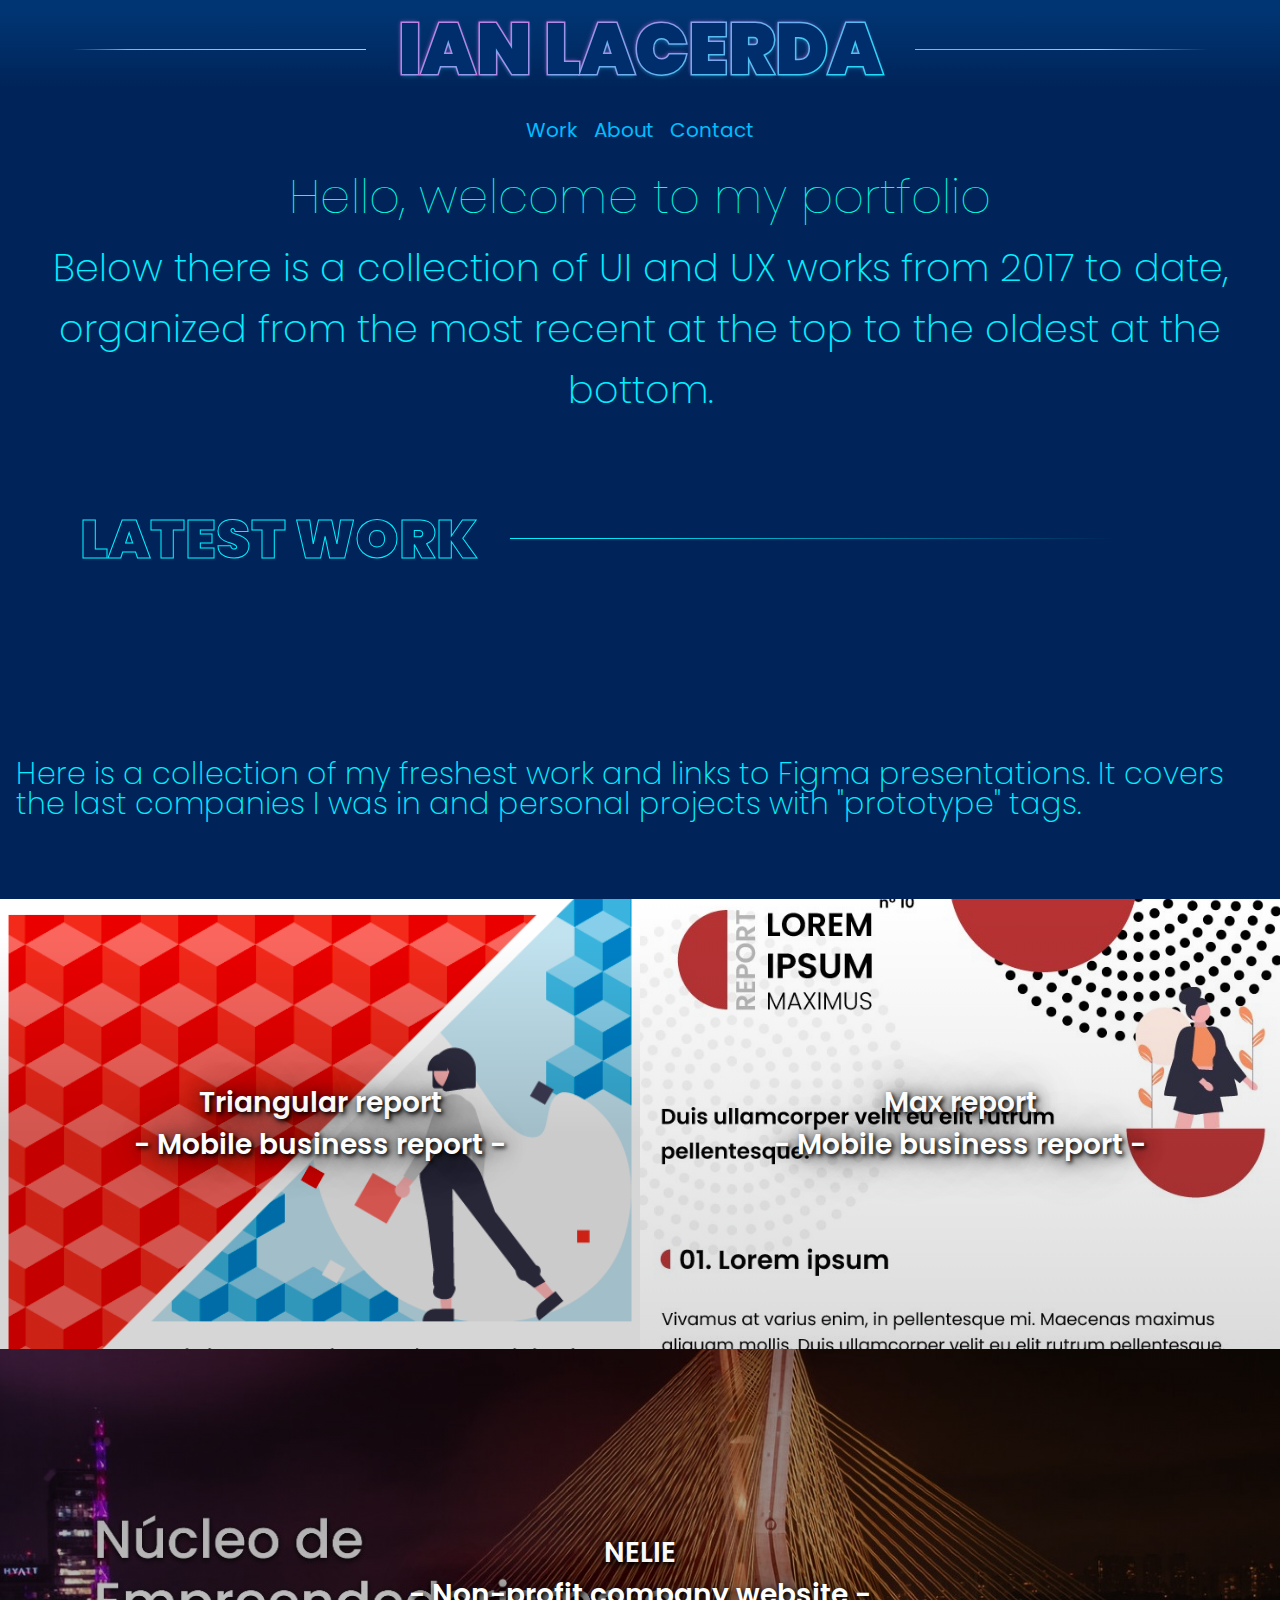
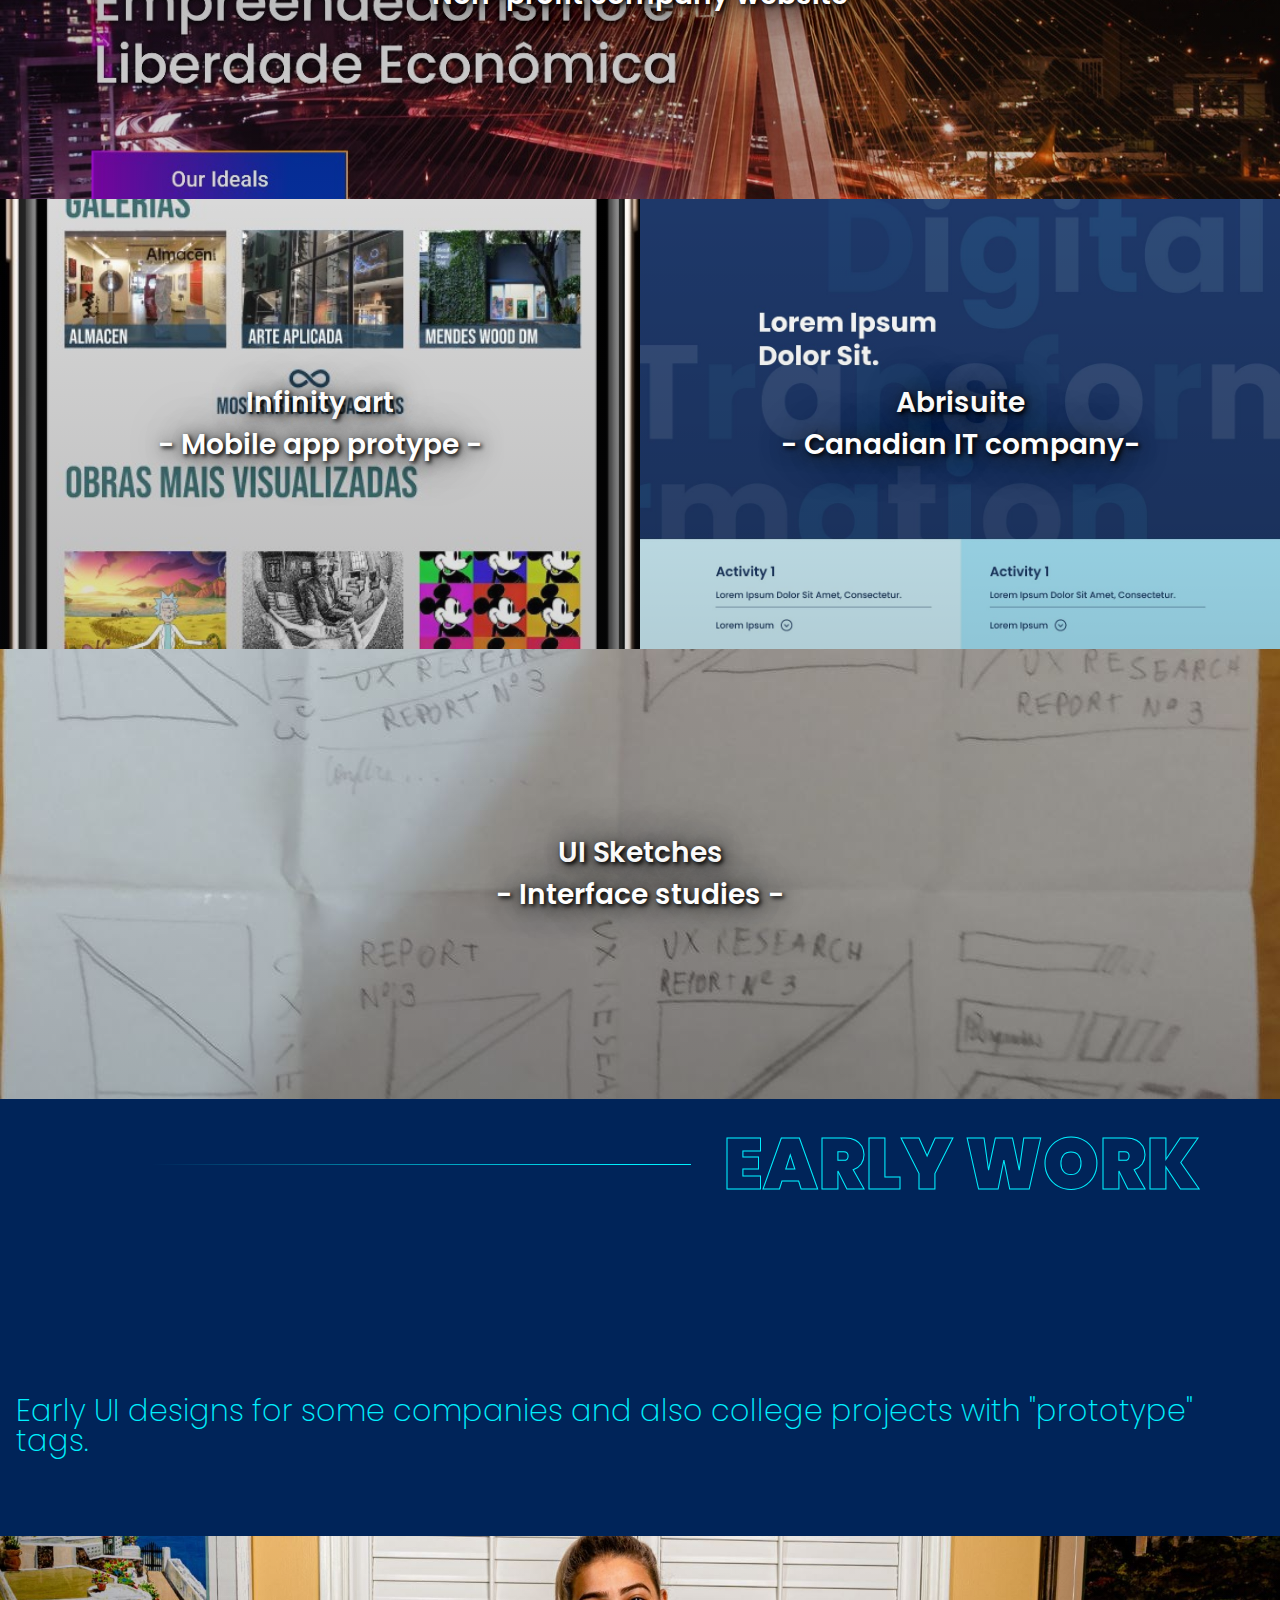
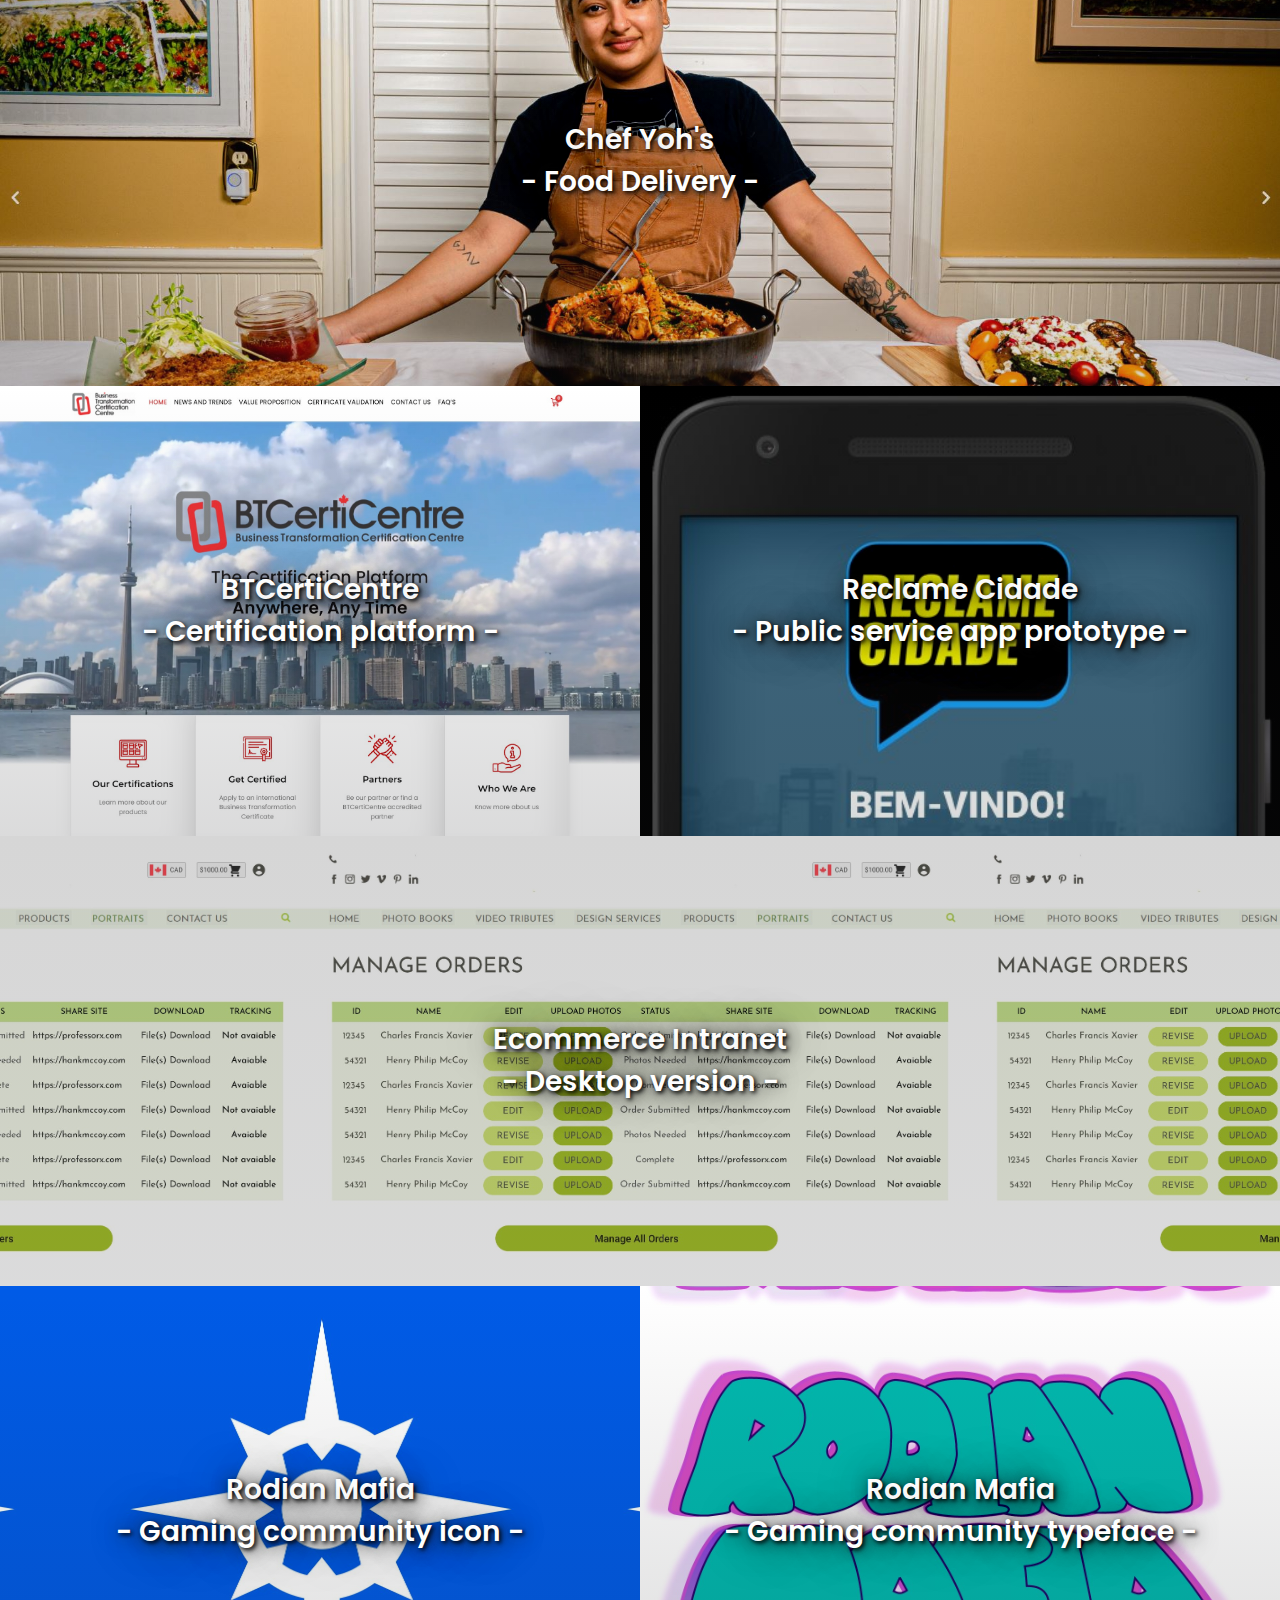
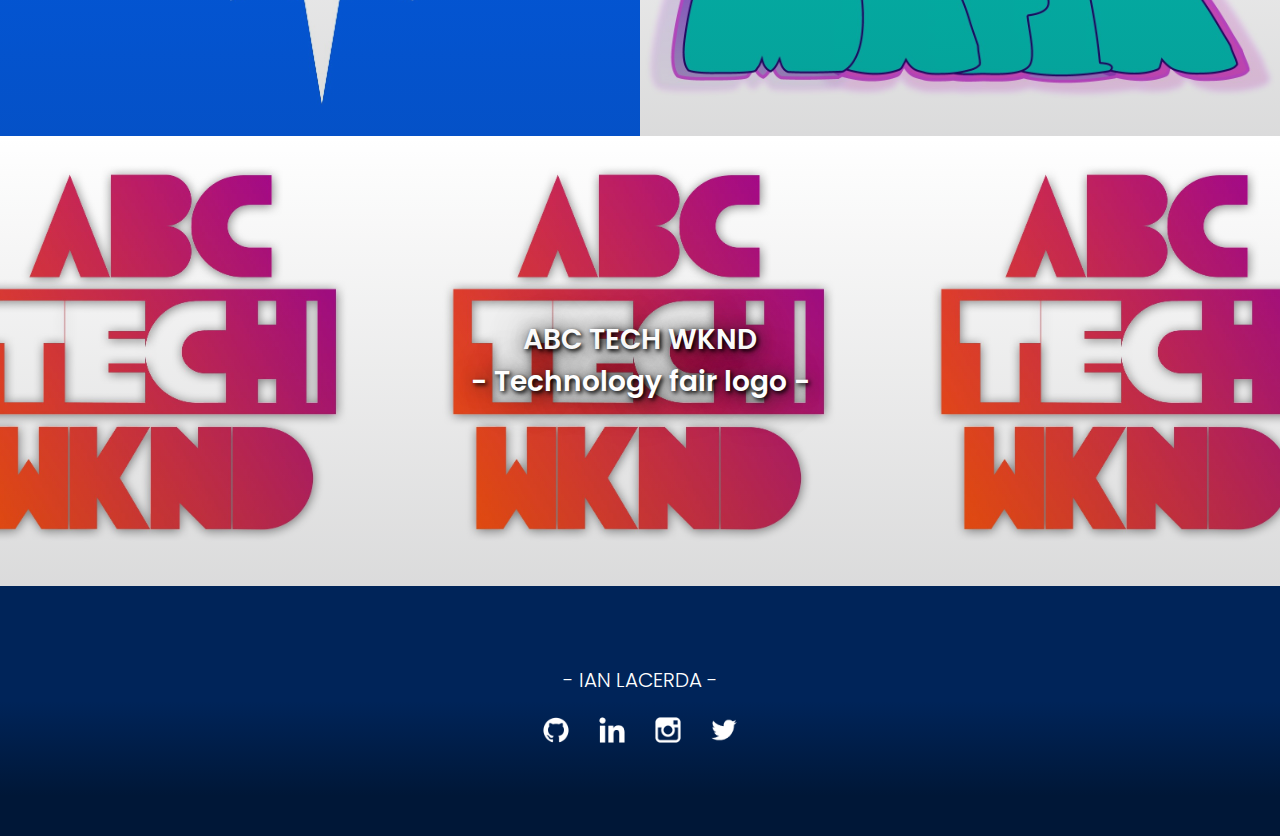
<file: index.html>
<!DOCTYPE html>
<html>

<head>
  <meta charset="utf-8">
  <meta name="viewport" content="width=device-width,initial-scale=1">
  <meta name="generator" content="RSD 5.0.3521">
  <title>Ian Lacerda - Portfolio</title>
  <link rel="stylesheet" href="css/foundation.min.css">
  <link rel="stylesheet" href="css/wireframe-theme.min.css">
  <script>document.createElement( "picture" );</script>
  <script class="picturefill" async="async" src="js/picturefill.min.js"></script>
  <link rel="stylesheet" href="css/main.css">
  <link rel="stylesheet" href="https://fonts.googleapis.com/css?family=Bowlby+One%7CPoppins:100,200,200i,300,300i,400,600,900">
  <style>
  
  
    .head-10 {
        /*background: linear-gradient(270deg, #00D1FF 53.92%, #0066FF 100%);
        -webkit-background-clip: text;
        -webkit-text-stroke: 4px transparent;
        text-fill-color: transparent;
        color: #002459;*/
        position: relative;
        -ms-flex-order: 0;
        float: none;
        display: flex;
        clear: none;
        -moz-box-sizing: border-box;
        box-sizing: border-box;
        vertical-align: baseline;
        -webkit-box-flex: 1;
        -webkit-flex: 1 0;
        -moz-box-flex: 1;
        -ms-flex: 1 0;
        flex: 1 0;
        order: 0;
        flex-direction: row;
        align-items: center;
            /*previous styles*/
      background: linear-gradient(300deg, #00f0ff 64%, hsl(302deg 70% 66%) 80%);
      text-shadow: 0px 2px 4px rgb(0 240 255 / 32%), 0px 0px 2px rgb(0 240 255 / 64%), -1px -1px 4px hsl(302deg 70% 66% / 64%);
      background-size: 200% 200%;
      -webkit-background-clip: text;
      -webkit-text-stroke: 3px transparent;
       
        
    }
    
    .head-10:after {
        content: "";
        display: flex;
        flex: 1;
        height: 1px;
        background: linear-gradient(270deg, rgba(10,10,10, 0) 16%, hsl(302deg 70% 80%) 48%, #00f0ff 72%);
        margin-left: 2rem;
    }
    .head-10:before {
      content: "";
      height: 1px;
      display: flex;
      flex: 1;
      margin-right: 2rem;
      background: linear-gradient(90deg, rgba(10,10,10, 0) 16%, #00f0ff 32%, hsl(302deg 70% 80%) 94%);
  }
  </style>
  <style>
  a.link-text.menu-item {
      font-size: 20px;
  }
  </style>
  <style>
    @media screen and (min-width: 64rem)
    .container.big-quote-wrapper {
        background-color: #002459;
    }
  </style>
  <style>
  .head-2 {
      position: relative;
      margin-left: 4rem;
      -ms-flex-order: 0;
      float: none;
      display: flex;
      clear: none;
      -moz-box-sizing: border-box;
      box-sizing: border-box;
      color: #fff;
      vertical-align: baseline;
      font-family: 'Poppins', sans-serif;
      -webkit-box-flex: 1;
      -webkit-flex: 1 0;
      -moz-box-flex: 1;
      -ms-flex: 1 0;
      flex: 1 0;
      -webkit-text-stroke-color: #000;
      -webkit-text-stroke-width: 2px;
      -webkit-align-self: auto;
      -ms-flex-item-align: auto;
      align-self: auto;
      justify-self: auto;
      -webkit-box-ordinal-group: 1;
      -webkit-order: 0;
      -moz-box-ordinal-group: 1;
      order: 0;
      flex-direction: row;
      align-items: center;
  }
  
  .head-2:after {
      content: "";
      display: flex;
      flex: 1;
      height: 1px;
      /*background-color: #00f0ff;*/
      background: linear-gradient(to right, #00f0ff 10%, rgba(0, 0, 0, 0) 80%);
      margin-left: 2rem;
  }
  </style>
  <style>
  .head-4 {
      position: relative;
      -ms-flex-order: 0;
      float: none;
      display: flex;
      clear: none;
      -moz-box-sizing: border-box;
      margin-right: 4rem;
      box-sizing: border-box;
      color: #fff;
      vertical-align: baseline;
      text-transform: uppercase;
      -webkit-box-flex: 1;
      -webkit-flex: 1 0;
      -moz-box-flex: 1;
      -ms-flex: 1 0;
      flex: 1 0;
      -webkit-text-stroke-color: #000;
      -webkit-text-stroke-width: 2px;
      -webkit-align-self: auto;
      -ms-flex-item-align: auto;
      align-self: auto;
      justify-self: auto;
      -webkit-box-ordinal-group: 1;
      -webkit-order: 0;
      -moz-box-ordinal-group: 1;
      order: 0;
      flex-direction: row-reverse;
      align-items: center;
  }
  
  .head-4:after {
      content: "";
      display: flex;
      flex: 1;
      height: 1px;
      background: linear-gradient(to left, #00f0ff 10%, rgba(0, 0, 0, 0) 80%);
      margin-right: 2rem;
  }
  
  </style>
</head>

<body class="body-2 no-js">
  <div class="container header">
    <div class="container menu-bar">
      <h1 class="head-10">IAN LACERDA</h1><a class="glyph menu-toggler" href="#" data-toggle="menu"><i class="coffeecup-icons-menu3"></i></a>
    </div>
    <div class="container menu-wrapper" id="menu" data-toggler="show-menu">
      <a class="link-text menu-item" href="index.html">Work</a>
      <a class="link-text menu-item" href="about%20me.html">About</a>
      <a class="link-text menu-item" href="contact.html">Contact</a>
    </div>
  </div>
  <div class="container big-quote-wrapper">
    <h1 class="big-text-name-project">Hello, welcome to my portfolio</h1>
    <p class="paragraph about-me">Below there is a collection of UI and UX works from 2017 to date, organized from the most recent at the top to the oldest at the bottom.</p>
    <div class="container container-20">
      <h1 class="head-2">LATEST WORK</h1>
    </div>
    <h1 class="heading-1">Here is a collection of my freshest work and links to Figma presentations. It covers the last companies I was in and personal projects with "prototype" tags. </h1>
  </div>
  <div class="container row projects-row">
    <div class="container columns small-12 medium-6 large-6 project-1">
      <a class="link-text project-name-link" href="https://www.figma.com/proto/QvpFxXLMI8pn3UfxysdKEs/Report-Lorem-Triangulus?node-id=9%253A38909" target="_blank"><span>Triangular report<br></span>- Mobile business report -<br></a>
    </div>
    <div class="container columns small-12 medium-6 large-6 project-2">
      <a class="link-text project-name-link" href="https://www.figma.com/proto/CupzD6ngnr9TImgz54sxBd/Report-Lorem-Ipsum-1?node-id=1%253A2" target="_blank"><span>Max report<br></span>- Mobile business report -<br></a>
    </div>
  </div>
  <div class="container row projects-row">
    <div class="container project-3 columns small-12">
      <a class="link-text project-name-link" href="https://www.figma.com/proto/VQQjT4aC4VIBuJtLHcxyHR/NELIE?node-id=315%3A86&amp;scaling=min-zoom&amp;page-id=0%253A1&amp;starting-point-node-id=315%3A86&amp;show-proto-sidebar=1" target="_blank"><span>NELIE<br></span>- Non-profit company website -</a>
    </div>
  </div>
  <div class="container row projects-row">
    <div class="container columns small-12 medium-6 large-6 project-4">
      <a class="link-text project-name-link" href="https://www.figma.com/proto/AwrQm1l9lBsJZWgd8PBB1B/Infinity-Art?node-id=2%253A2&amp;scaling=scale-down&amp;page-id=0%253A1&amp;starting-point-node-id=2%253A2&amp;show-proto-sidebar=1" target="_blank"><span>Infinity art<br></span>- Mobile app protype -</a>
    </div>
    <div class="container columns small-12 medium-6 large-6 project-5">
      <a class="link-text project-name-link" href="https://www.figma.com/proto/wUNDfqxN87yGI3t8SWngxB/Abrisuite-V2.02?node-id=422%3A77&amp;scaling=min-zoom&amp;page-id=0%253A1&amp;starting-point-node-id=422%3A77&amp;show-proto-sidebar=1" target="_blank"><span>Abrisuite<br></span>- Canadian IT company-</a>
    </div>
  </div>
  <div class="container row projects-row">
    <div class="container columns small-12 project-6">
      <a class="link-text project-name-link" href="https://www.figma.com/proto/F7dOoM6EPxz6HxluYlTd4w/UI-Sketches?node-id=1%253A2&amp;scaling=min-zoom&amp;page-id=0%253A1&amp;starting-point-node-id=1%253A2" target="_blank">UI Sketches<br>- Interface studies -</a>
    </div>
  </div>
  <div class="container big-quote-wrapper">
    <div class="container container-20">
      <h1 class="head-4">EARLY WORK</h1>
    </div>
    <h1 class="heading-1">Early UI designs for some companies and also college projects with "prototype" tags. </h1>
  </div>
  <div class="container row projects-row">
    <div class="container columns small-12 project-7">
      <a class="link-text project-name-link" href="https://chefyohs.com" target="_blank">Chef Yoh's<br>- Food Delivery -</a>
    </div>
  </div>
  <div class="container row projects-row">
    <div class="container project-8 columns small-12 medium-6 large-6">
      <a class="link-text project-name-link" href="https://btcerticentre.com" target="_blank">BTCertiCentre<br>- Certification platform -<br></a>
    </div>
    <div class="container columns small-12 medium-6 large-6 project-9">
      <a class="link-text project-name-link" href="https://www.figma.com/proto/S5VMJf4ia1jEXY2CbzaGc5/App-Reclame-Cidade?node-id=45%253A50&amp;starting-point-node-id=45%253A50" target="_blank">Reclame Cidade<br>- Public service app prototype -<br></a>
    </div>
  </div>
  <div class="container row projects-row">
    <div class="container columns small-12 project-10">
      <a class="link-text project-name-link" href="https://www.figma.com/proto/wid2QIxrxLNP58PYk4SneT/MyBabbo-Sitemap---Wireframe---V1-(1)-02-(Copy)?node-id=407%3A1430&amp;scaling=min-zoom&amp;page-id=0%253A1&amp;starting-point-node-id=407%3A1430&amp;show-proto-sidebar=1" target="_blank">Ecommerce Intranet<br>- Desktop version -</a>
    </div>
  </div>
  <div class="container row projects-row">
    <div class="container columns small-12 medium-6 large-6 project-11">
      <a class="link-text project-name-link" href="https://www.figma.com/proto/TAWuPwCl6k4aRfwI7huAoR/Rodian-Mafia-Logo?node-id=3%3A237&amp;scaling=min-zoom&amp;page-id=0%253A1&amp;starting-point-node-id=3%3A237&amp;show-proto-sidebar=1" target="_blank">Rodian Mafia<br>- Gaming community icon -</a>
    </div>
    <div class="container columns small-12 medium-6 large-6 project-12">
      <a class="link-text project-name-link" href="https://www.figma.com/proto/YlWbdZAz4sja58lR1LsUbb/Rodian-Mafia-Typeface?node-id=1%253A76&amp;scaling=min-zoom&amp;page-id=0%253A1&amp;starting-point-node-id=1%253A76&amp;show-proto-sidebar=1" target="_blank">Rodian Mafia<br>- Gaming community typeface&nbsp;-</a>
    </div>
  </div>
  <div class="container row projects-row">
    <div class="container columns small-12 project-13">
      <a class="link-text project-name-link" href="https://www.figma.com/proto/DT73c0gjFZ2All6QDCV4u4/ABC-Tech-Weekend?node-id=232%253A2&amp;scaling=min-zoom&amp;page-id=0%253A1&amp;starting-point-node-id=232%253A2" target="_blank">ABC TECH WKND<br>- Technology fair logo -</a>
    </div>
  </div>
  <div class="container footer">
    <h5 class="footer-name">- ian lacerda -</h5>
    <div class="container"><a href="https://github.com/ianlacerda" target="_blank" class="social-image social-icon">
        <img class="about_me-icon" src="./socialicons/git_hub.png" alt="Social Icon" width="100" height="100"></a><a href="http://www.linkedin.com/in/ianlacerda" target="_blank" class="social-image social-icon">
        <img class="instagram-icon" src="./socialicons/webicon-linkedin.png" alt="Social Icon" width="100" height="100"></a><a href="http://instagram.com/ianlacerd4" target="_blank" class="social-image social-icon">
        <img class="linkedin-icon" src="./socialicons/webicon-instagram.png" alt="Social Icon" width="100" height="100"></a><a href="https://www.twitter.com/ianlacerda" target="_blank" class="social-image social-icon">
        <img class="vimeo-icon" src="./socialicons/webicon-twitter.png" alt="Social Icon" width="100" height="100"></a></div>
  </div>
  <script src="js/jquery.min.js"></script>
  <script src="js/outofview.js"></script>
  <script src="js/what-input.min.js"></script>
  <script src="js/foundation.min.js"></script>
  <script>$(document).foundation();</script>
</body>

</html>
</file>
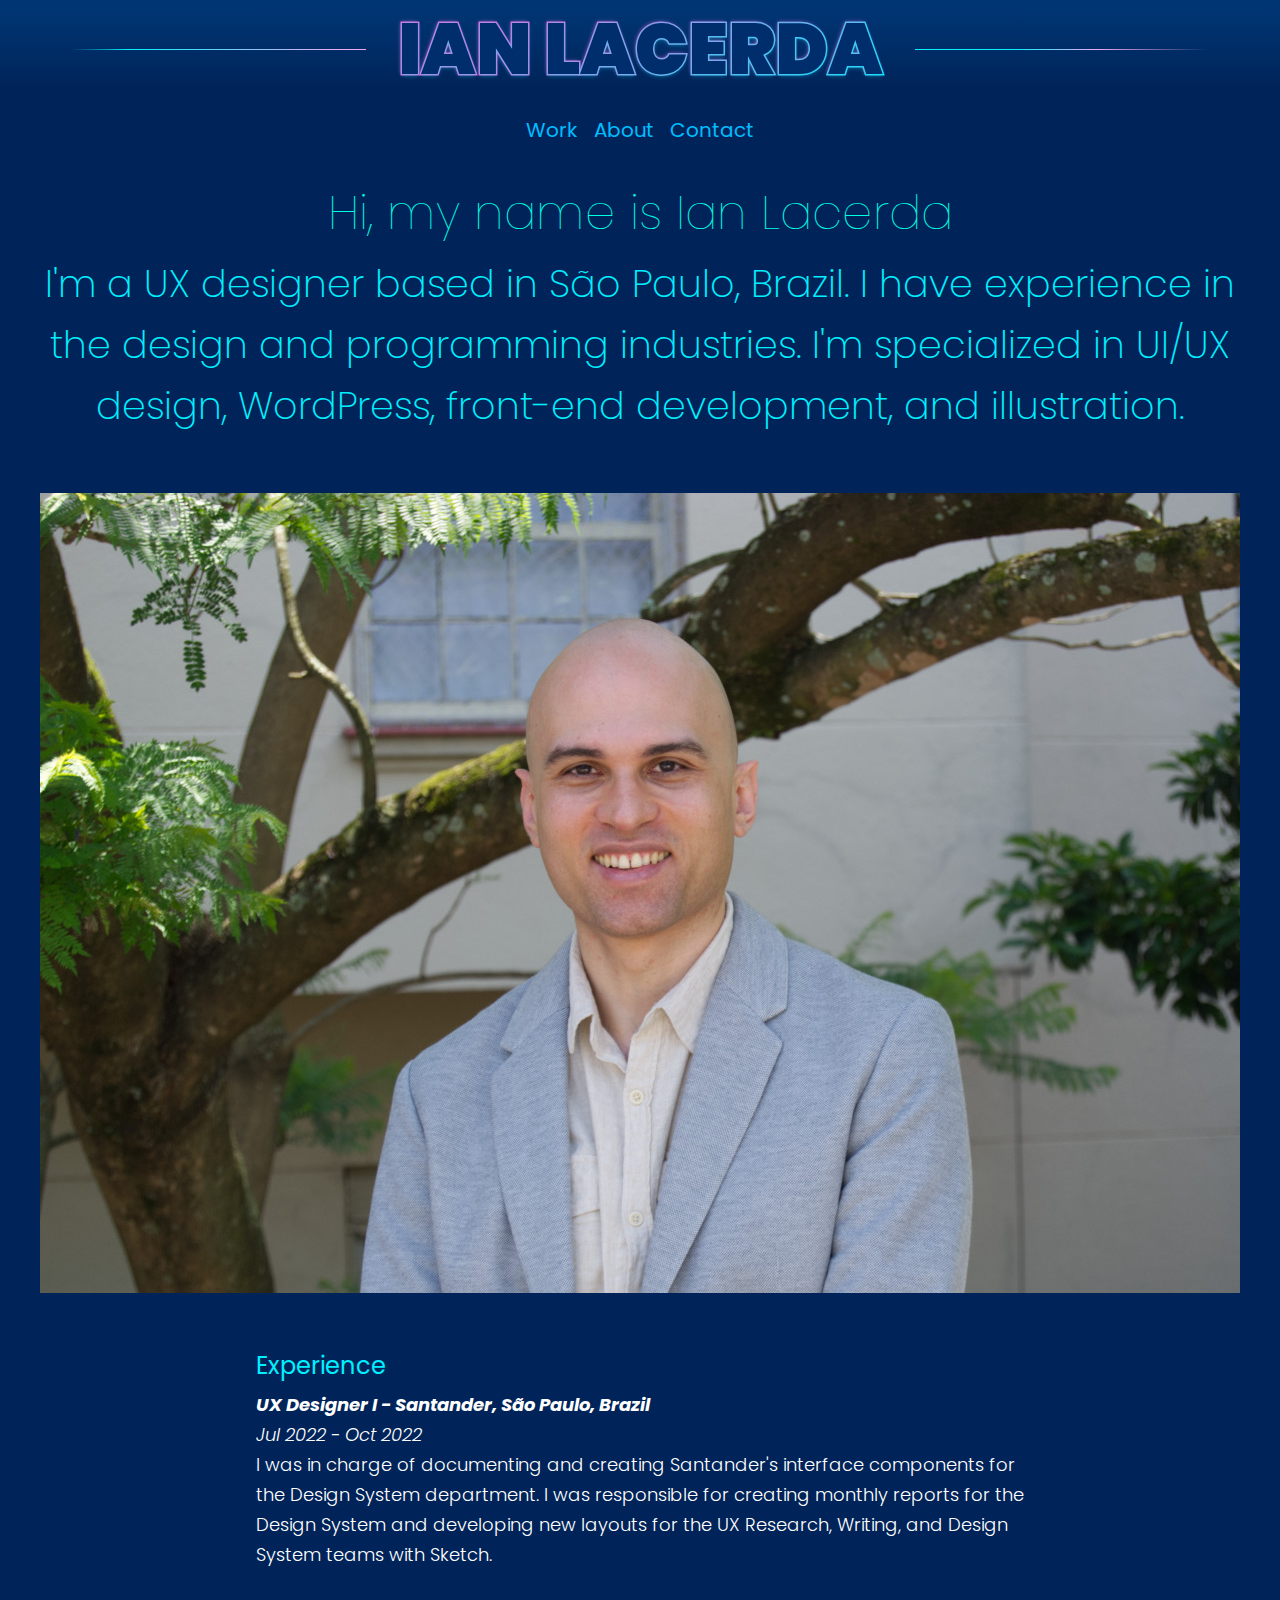
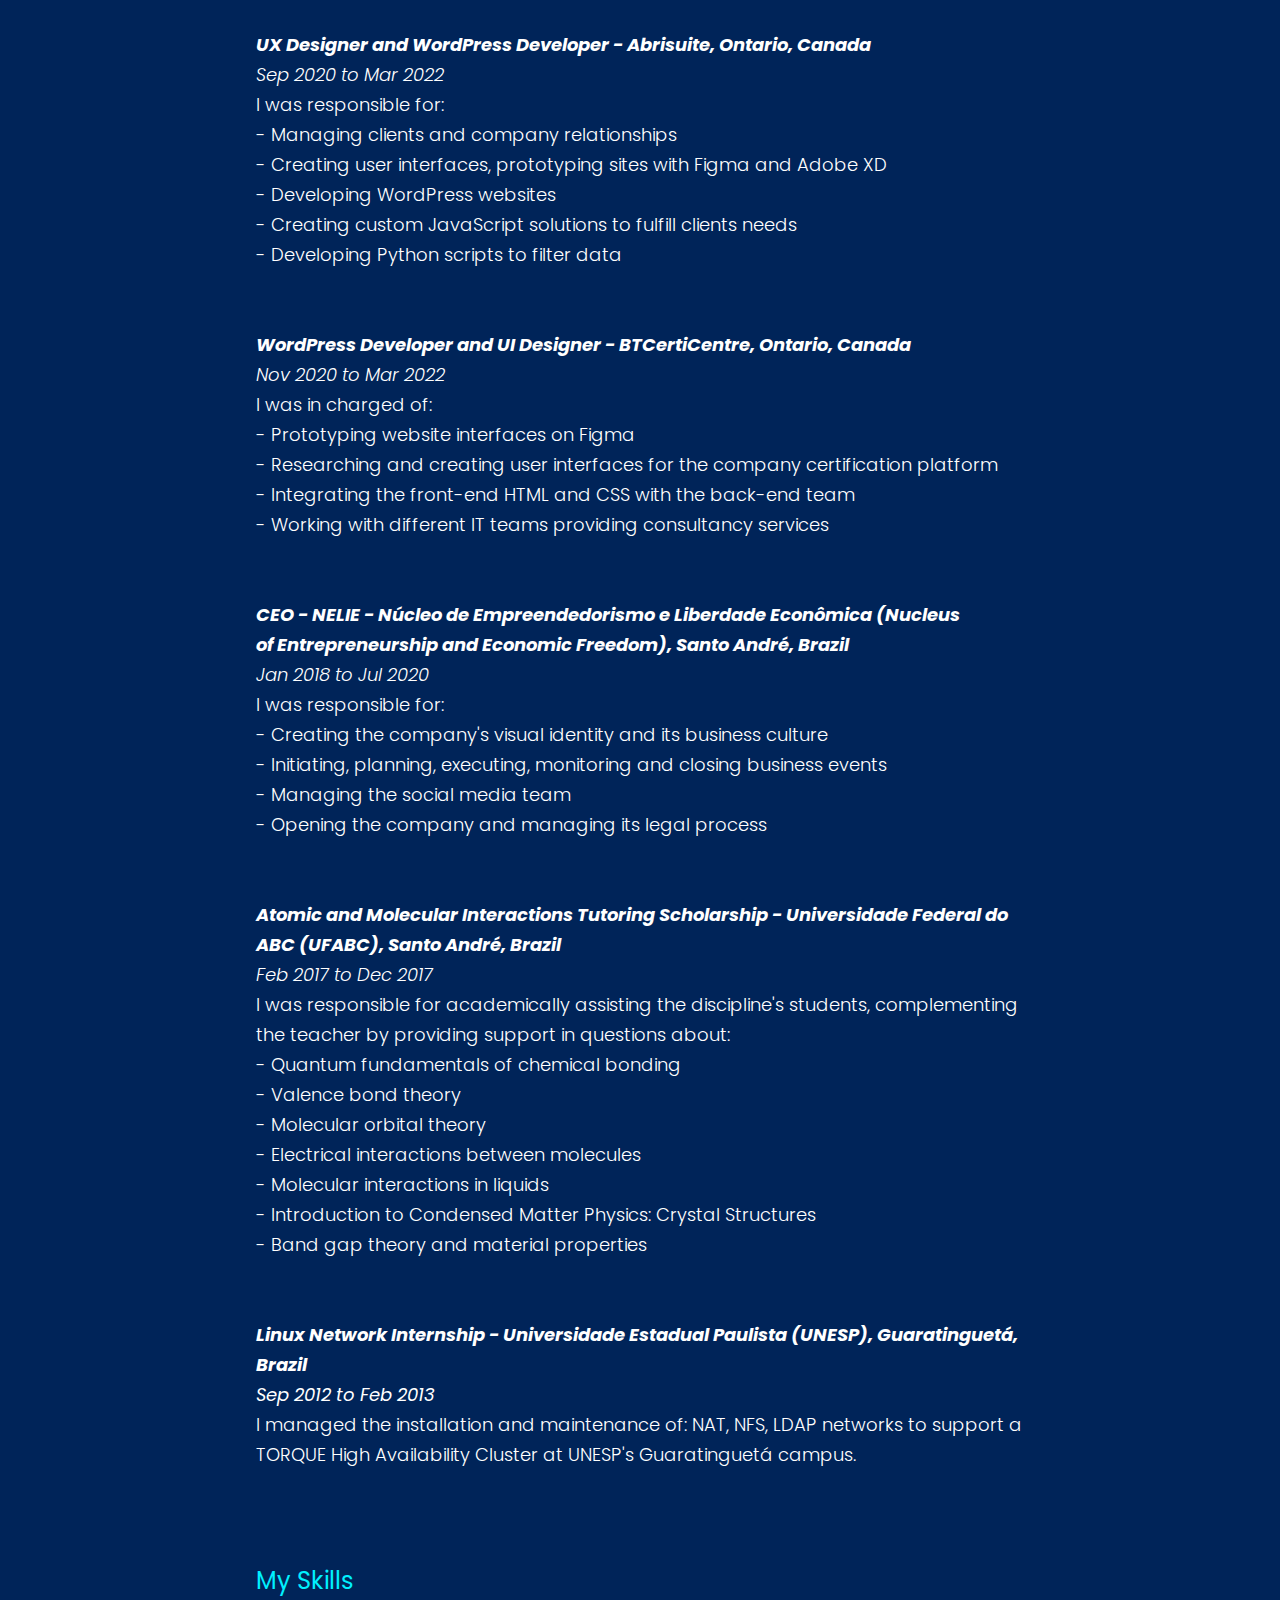
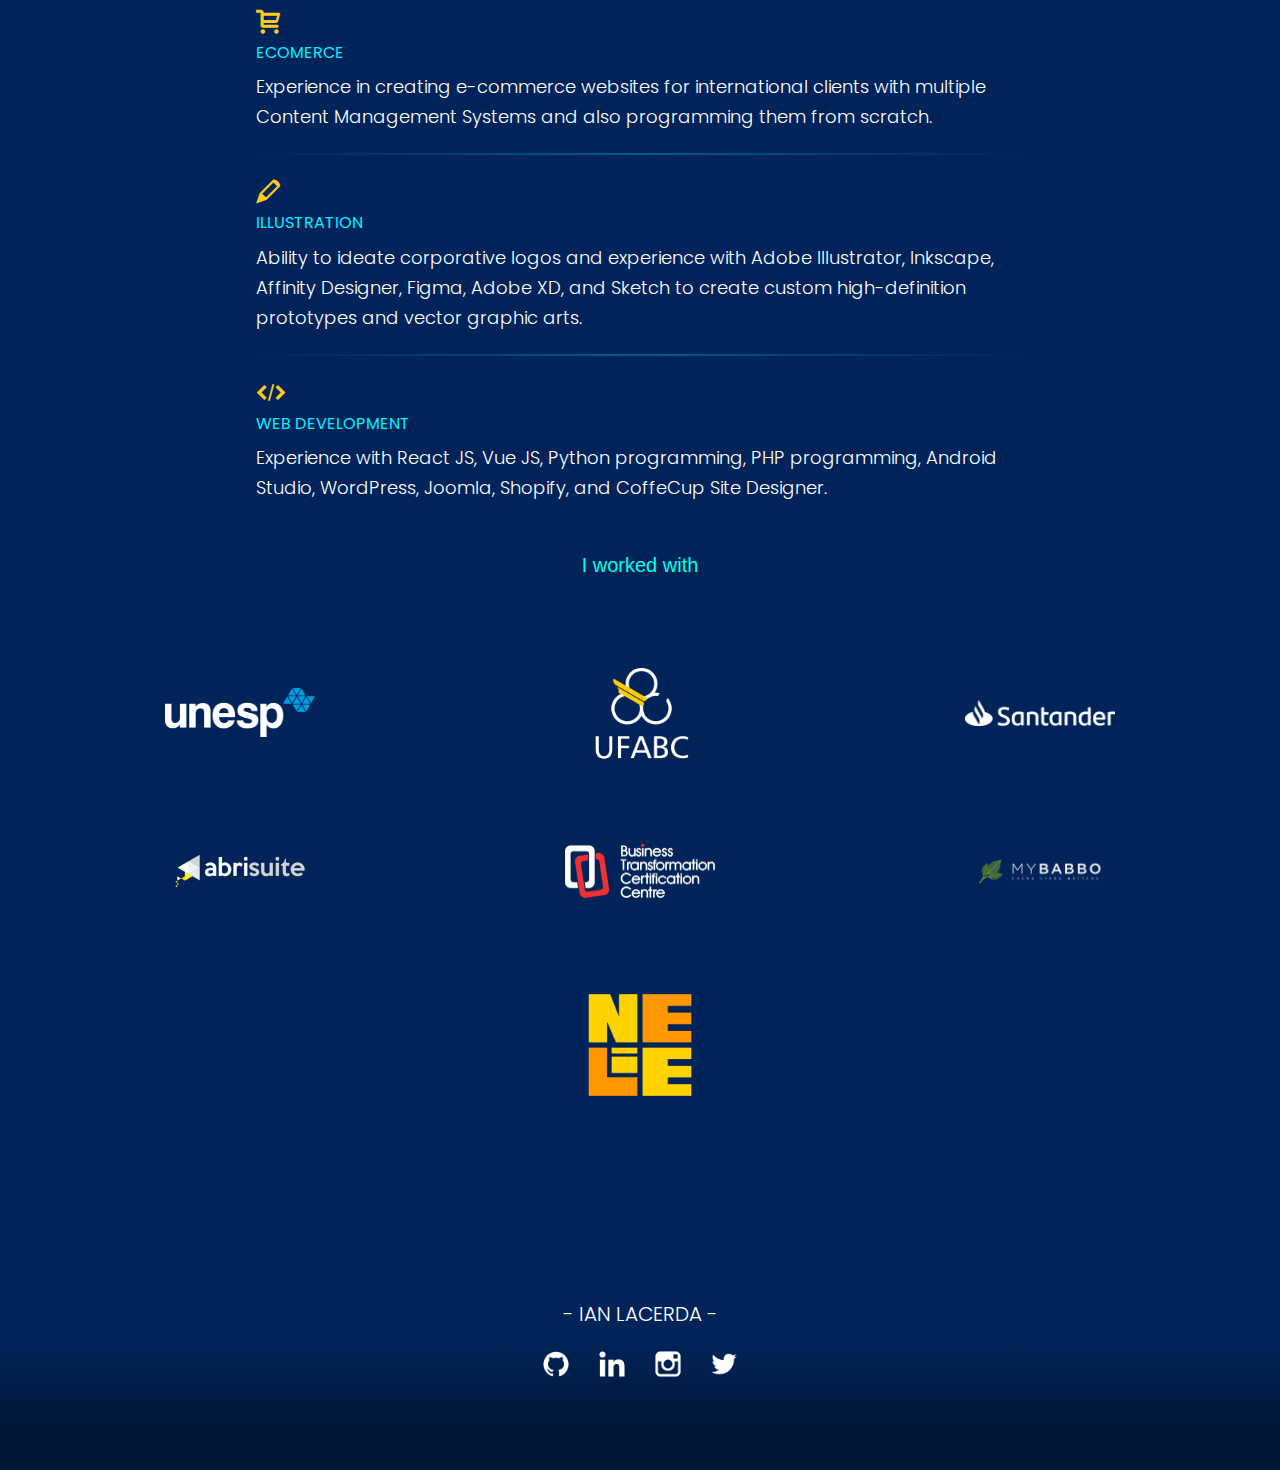
<file: about me.html>
<!DOCTYPE html>
<html>

<head>
  <meta charset="utf-8">
  <meta name="viewport" content="width=device-width,initial-scale=1">
  <meta name="generator" content="RSD 5.0.3521">
  <title>Ian Lacerda - About me</title>
  <link rel="stylesheet" href="css/foundation.min.css">
  <link rel="stylesheet" href="css/wireframe-theme.min.css">
  <script>document.createElement( "picture" );</script>
  <script class="picturefill" async="async" src="js/picturefill.min.js"></script>
  <link rel="stylesheet" href="css/main.css">
  <link rel="stylesheet" href="https://fonts.googleapis.com/css?family=Bowlby+One%7CPoppins:100,200,200i,300,300i,400,600,900">
  <style>
  
  
    .head-10 {
        /*background: linear-gradient(270deg, #00D1FF 53.92%, #0066FF 100%);
        -webkit-background-clip: text;
        -webkit-text-stroke: 4px transparent;
        text-fill-color: transparent;
        color: #002459;*/
        position: relative;
        -ms-flex-order: 0;
        float: none;
        display: flex;
        clear: none;
        -moz-box-sizing: border-box;
        box-sizing: border-box;
        vertical-align: baseline;
        -webkit-box-flex: 1;
        -webkit-flex: 1 0;
        -moz-box-flex: 1;
        -ms-flex: 1 0;
        flex: 1 0;
        order: 0;
        flex-direction: row;
        align-items: center;
            /*previous styles*/
      background: linear-gradient(300deg, #00f0ff 64%, hsl(302deg 70% 66%) 80%);
      text-shadow: 0px 2px 4px rgb(0 240 255 / 32%), 0px 0px 2px rgb(0 240 255 / 64%), -1px -1px 4px hsl(302deg 70% 66% / 64%);
      background-size: 200% 200%;
      -webkit-background-clip: text;
      -webkit-text-stroke: 3px transparent;
       
        
    }
    
    .head-10:after {
        content: "";
        display: flex;
        flex: 1;
        height: 1px;
        background: linear-gradient(270deg, rgba(10,10,10, 0) 16%, hsl(302deg 70% 80%) 48%, #00f0ff 72%);
        margin-left: 2rem;
    }
    .head-10:before {
      content: "";
      height: 1px;
      display: flex;
      flex: 1;
      margin-right: 2rem;
      background: linear-gradient(90deg, rgba(10,10,10, 0) 16%, #00f0ff 32%, hsl(302deg 70% 80%) 94%);
  }
  </style>
  <style>
  a.link-text.menu-item {
      font-size: 20px;
  }
  </style>
  <style>
    .rule.rule-2 hr {
        border-top-color: transparent;
        background: linear-gradient(to right, rgba(0, 0, 0, 0), hsl(180deg 100% 50% / 26%), rgba(0, 0, 0, 0));
        height: 1px;
    }
  </style>
</head>

<body class="body-3 no-js">
  <div class="container header">
    <div class="container menu-bar">
      <h1 class="head-10">IAN LACERDA</h1><a class="glyph menu-toggler" href="#" data-toggle="menu"><i class="coffeecup-icons-menu3"></i></a>
    </div>
    <div class="container menu-wrapper" id="menu" data-toggler="show-menu">
      <a class="link-text menu-item" href="index.html">Work</a>
      <a class="link-text menu-item" href="about%20me.html">About</a>
      <a class="link-text menu-item" href="contact.html">Contact</a>
    </div>
  </div>
  <div class="container container-1">
    <div class="container about-me-header">
      <h1 class="big-text-name-project">Hi, my name is Ian Lacerda</h1>
      <p class="paragraph about-me">I'm a UX designer based in São Paulo, Brazil. I have experience in the design and programming industries. I'm specialized in UI/UX design, WordPress, front-end development, and illustration.</p>
    </div>
    <div class="responsive-picture big-picture">
      <picture>
        <img alt="Placeholder Picture" width="1200" height="800" src="./images/Portif%C3%B3lio_10.jpg">
      </picture>
    </div>
    <div class="container skills-wrapper">
      <h3 class="skills-title">Experience<br></h3>
      <p class="paragraph body-text"><span class="paragraph-text-9">UX Designer I - Santander, São Paulo, Brazil</span><br><span class="paragraph-text-10">Jul 2022 - Oct 2022<br></span>I was in charge of documenting and creating Santander's interface components for the Design System department. I was responsible for creating monthly reports for the Design System and developing new layouts for the UX Research, Writing, and Design System teams with Sketch.<br><br><br><span class="paragraph-text-2">UX Designer and WordPress Develope<span class="paragraph-text-12">r <span class="paragraph-text-13"><span class="paragraph-text-11"><span class="paragraph-text-15">-</span><span class="paragraph-text-14"> Abrisuite, Ontario, Canada</span></span> </span></span></span><br><span class="paragraph-text-4">Sep 2020 to Mar 2022<br></span>I was responsible for:<br>- Managing clients and company relationships<br>- Creating user interfaces, prototyping sites with Figma and Adobe XD<br>- Developing WordPress websites<br>- Creating custom JavaScript solutions to fulfill clients needs<br>- Developing Python scripts to filter data<br><br><br><span class="paragraph-text-1">WordPress Developer and UI Designer -&nbsp;BTCertiCentre, Ontario, Canada</span><br><span class="paragraph-text-5">Nov 2020 to Mar 2022<br></span>I was in charged of:<br>- Prototyping website interfaces on Figma<br>- Researching and creating user interfaces for the company certification platform<br>- Integrating the front-end HTML and CSS with the back-end team<br>- Working with different IT teams providing consultancy services<br><br><br><span class="paragraph-text-3">CEO -&nbsp;NELIE - Núcleo de Empreendedorismo e Liberdade Econômica (Nucleus <br>of Entrepreneurship and Economic Freedom), Santo André, Brazil</span><br><span class="paragraph-text-6">Jan 2018 to Jul 2020<br></span>I was responsible for:<br>- Creating the company's visual identity and its business culture<br>- Initiating, planning, executing, monitoring and closing business events<br>- Managing the social media team<br>- Opening the company and managing its legal process<br><br><br><span class="paragraph-text-16">Atomic and Molecular Interactions Tutoring Scholarship - Universidade Federal do ABC (UFABC), Santo André, Brazil</span><br><span class="paragraph-text-17">Feb 2017 to Dec 2017</span><br>I was responsible for academically assisting the discipline's students, complementing the teacher by providing support in questions about:<br>- Quantum fundamentals of chemical bonding<br>- Valence bond theory<br>- Molecular orbital theory<br>- Electrical interactions between molecules<br>- Molecular interactions in liquids<br>- Introduction to Condensed Matter Physics: Crystal Structures<br>- Band gap theory and material properties<br><br><br><span class="paragraph-text-8">Linux Network Internship - Universidade Estadual Paulista (UNESP), Guaratinguetá, Brazil<br></span><span class="paragraph-text-7">Sep 2012 to Feb 2013<br></span>I managed the installation and maintenance of: NAT, NFS, LDAP networks to support a TORQUE High Availability Cluster at UNESP's Guaratinguetá campus.<br><br></p>
      <h3 class="skills-title">My Skills<br></h3><span class="glyph skills-icon"><i class="coffeecup-icons-cart2"></i></span>
      <h5 class="skills_name">Ecomerce</h5>
      <p class="paragraph body-text skill">Experience in creating e-commerce websites for international clients with multiple Content Management Systems and also programming them from scratch.</p>
      <div class="rule rule-2">
        <hr>
      </div><span class="glyph skills-icon"><i class="coffeecup-icons-pencil3"></i></span>
      <h5 class="skills_name">Illustration</h5>
      <p class="paragraph body-text skill">Ability to ideate corporative logos and experience with Adobe Illustrator, Inkscape, Affinity Designer, Figma, Adobe XD, and Sketch to create custom high-definition prototypes and vector graphic arts.</p>
      <div class="rule rule-2">
        <hr>
      </div><span class="glyph skills-icon"><i class="coffeecup-icons-embed2"></i></span>
      <h5 class="skills_name">web development</h5>
      <p class="paragraph body-text skill">Experience with React JS, Vue JS, Python programming, PHP programming, Android Studio, WordPress, Joomla, Shopify, and CoffeCup Site Designer.</p>
    </div>
  </div>
  <h3 class="brand-title">I worked with</h3>
  <div class="container row brand-row">
    <div class="container columns brand-column small-12 medium-3 large-4">
      <div class="responsive-picture picture-brand">
        <picture>
          <img alt="Placeholder Picture" width="720" height="235" src="./images/logo_unesp_2.png">
        </picture>
      </div>
    </div>
    <div class="container columns brand-column medium-3 small-12 large-4">
      <div class="responsive-picture picture-brand">
        <picture>
          <img alt="Placeholder Picture" width="792" height="612" src="./images/logotipo-ufabc-abaixo.png">
        </picture>
      </div>
    </div>
    <div class="container columns small-12 brand-column medium-4 large-4">
      <div class="responsive-picture picture-brand">
        <picture>
          <img alt="Placeholder Picture" width="2500" height="436" src="./images/santander.png">
        </picture>
      </div>
    </div>
    <div class="container columns small-12 medium-3 brand-column large-4">
      <div class="responsive-picture picture-brand">
        <picture>
          <img alt="Placeholder Picture" width="300" height="96" src="./images/abrisuit.png">
        </picture>
      </div>
    </div>
    <div class="container brand-column large-4 medium-2 small-12 columns">
      <div class="responsive-picture picture-brand">
        <picture>
          <img alt="Placeholder Picture" width="300" height="111" src="./images/BTCertiCentre.png">
        </picture>
      </div>
    </div>
    <div class="container columns small-12 medium-3 brand-column large-4">
      <div class="responsive-picture picture-brand">
        <picture>
          <img alt="Placeholder Picture" width="612" height="160" src="./images/MB_Logo_Pantone.png">
        </picture>
      </div>
    </div>
    <div class="container columns small-12 medium-3 brand-column large-8">
      <div class="responsive-picture picture-brand">
        <picture>
          <img alt="Placeholder Picture" width="1590" height="1590" src="./images/logo-NELIE-final-transparent.png">
        </picture>
      </div>
    </div>
  </div>
  <div class="container footer">
    <h5 class="footer-name">- ian lacerda -</h5>
    <div class="container"><a href="https://github.com/ianlacerda" target="_blank" class="social-image social-icon">
        <img class="generic-icon" src="./socialicons/git_hub.png" alt="Social Icon" width="100" height="100"></a><a href="http://www.linkedin.com/in/ianlacerda" target="_blank" class="social-image social-icon">
        <img class="linkedin-icon" src="./socialicons/webicon-linkedin.png" alt="Social Icon" width="100" height="100"></a><a href="http://instagram.com/ianlacerd4" target="_blank" class="social-image social-icon">
        <img class="instagram-icon" src="./socialicons/webicon-instagram.png" alt="Social Icon" width="100" height="100"></a><a href="https://www.twitter.com/ianlacerda" target="_blank" class="social-image social-icon">
        <img class="twitter-icon" src="./socialicons/webicon-twitter.png" alt="Social Icon" width="100" height="100"></a></div>
  </div>
  <script src="js/jquery.min.js"></script>
  <script src="js/outofview.js"></script>
  <script src="js/what-input.min.js"></script>
  <script src="js/foundation.min.js"></script>
  <script>$(document).foundation();</script>
</body>

</html>
</file>
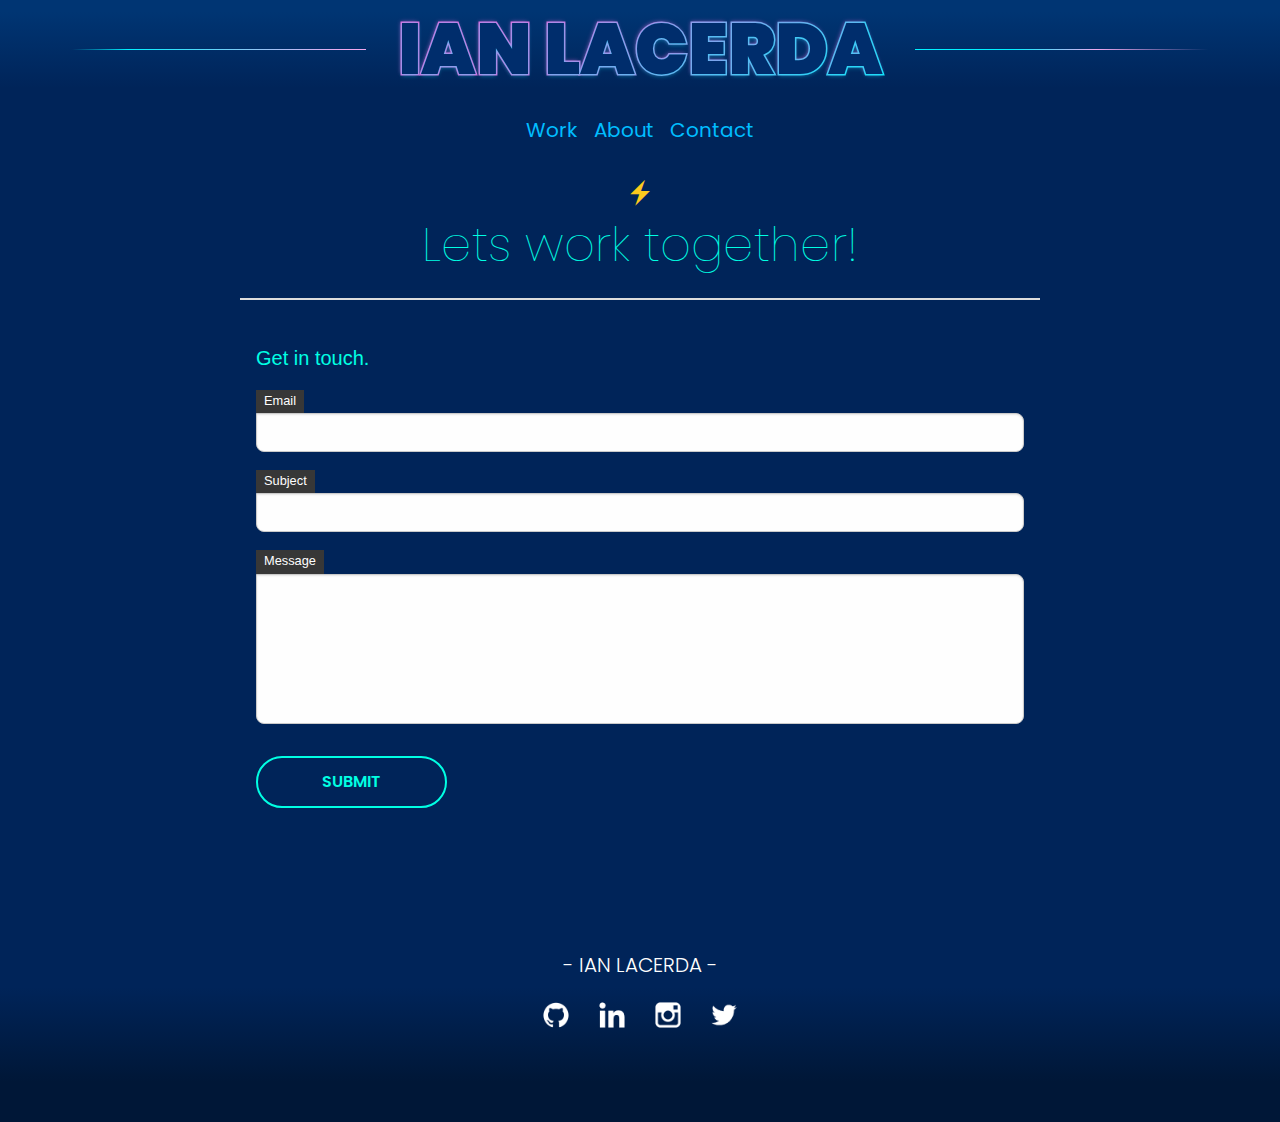
<file: contact.html>
<!DOCTYPE html>
<html>

<head>
  <meta charset="utf-8">
  <meta name="viewport" content="width=device-width,initial-scale=1">
  <meta name="generator" content="RSD 5.0.3521">
  <title>Ian Lacerda - Contact</title>
  <link rel="stylesheet" href="css/foundation.min.css">
  <link rel="stylesheet" href="css/wireframe-theme.min.css">
  <script>document.createElement( "picture" );</script>
  <script class="picturefill" async="async" src="js/picturefill.min.js"></script>
  <link rel="stylesheet" href="css/main.css">
  <link rel="stylesheet" href="https://fonts.googleapis.com/css?family=Bowlby+One%7CPoppins:100,200,200i,300,300i,400,600,900">
  <style>
  
  
    .head-10 {
        /*background: linear-gradient(270deg, #00D1FF 53.92%, #0066FF 100%);
        -webkit-background-clip: text;
        -webkit-text-stroke: 4px transparent;
        text-fill-color: transparent;
        color: #002459;*/
        position: relative;
        -ms-flex-order: 0;
        float: none;
        display: flex;
        clear: none;
        -moz-box-sizing: border-box;
        box-sizing: border-box;
        vertical-align: baseline;
        -webkit-box-flex: 1;
        -webkit-flex: 1 0;
        -moz-box-flex: 1;
        -ms-flex: 1 0;
        flex: 1 0;
        order: 0;
        flex-direction: row;
        align-items: center;
            /*previous styles*/
      background: linear-gradient(300deg, #00f0ff 64%, hsl(302deg 70% 66%) 80%);
      text-shadow: 0px 2px 4px rgb(0 240 255 / 32%), 0px 0px 2px rgb(0 240 255 / 64%), -1px -1px 4px hsl(302deg 70% 66% / 64%);
      background-size: 200% 200%;
      -webkit-background-clip: text;
      -webkit-text-stroke: 3px transparent;
       
        
    }
    
    .head-10:after {
        content: "";
        display: flex;
        flex: 1;
        height: 1px;
        background: linear-gradient(270deg, rgba(10,10,10, 0) 16%, hsl(302deg 70% 80%) 48%, #00f0ff 72%);
        margin-left: 2rem;
    }
    .head-10:before {
      content: "";
      height: 1px;
      display: flex;
      flex: 1;
      margin-right: 2rem;
      background: linear-gradient(90deg, rgba(10,10,10, 0) 16%, #00f0ff 32%, hsl(302deg 70% 80%) 94%);
  }
  </style>
  <style>
  a.link-text.menu-item {
      font-size: 20px;
  }
  </style>
</head>

<body class="body-1 no-js">
  <div class="container header">
    <div class="container menu-bar">
      <h1 class="head-10">IAN LACERDA</h1><a class="glyph menu-toggler" href="#" data-toggle="menu"><i class="coffeecup-icons-menu3"></i></a>
    </div>
    <div class="container menu-wrapper" id="menu" data-toggler="show-menu">
      <a class="link-text menu-item" href="index.html">Work</a>
      <a class="link-text menu-item" href="about%20me.html">About</a>
      <a class="link-text menu-item" href="contact.html">Contact</a>
    </div>
  </div>
  <div class="container contact-header"><span class="glyph font-icon"><i class="coffeecup-icons-power2"></i></span>
    <h1 class="big-text-name-project">Lets work together!</h1>
    <div class="rule rule-contact">
      <hr>
    </div>
    <div class="container container-get_in_touch">
      <h3 class="contact-title">Get in touch.</h3>
      <form class="form-container contact-form"><label class="label field-label">Email</label><input value="" name="email-name" type="email" class="email-1"><label class="label field-label">Subject</label><input value="" name="text-name" type="text" class="input-1"><label class="label field-label">Message</label><textarea name="textarea-name" class="message"></textarea><button type="button" class="send-button">SUBMIT</button></form>
    </div>
  </div>
  <div class="container footer">
    <h5 class="footer-name">- ian lacerda -</h5>
    <div class="container"><a href="https://github.com/ianlacerda" target="_blank" class="social-image social-icon">
        <img class="about_me-icon" src="./socialicons/git_hub.png" alt="Social Icon" width="100" height="100"></a><a href="http://www.linkedin.com/in/ianlacerda" target="_blank" class="social-image social-icon">
        <img class="instagram-icon" src="./socialicons/webicon-linkedin.png" alt="Social Icon" width="100" height="100"></a><a href="http://instagram.com/ianlacerd4" target="_blank" class="social-image social-icon">
        <img class="linkedin-icon" src="./socialicons/webicon-instagram.png" alt="Social Icon" width="100" height="100"></a><a href="https://www.twitter.com/ianlacerda" target="_blank" class="social-image social-icon">
        <img class="vimeo-icon" src="./socialicons/webicon-twitter.png" alt="Social Icon" width="100" height="100"></a></div>
  </div>
  <script src="js/jquery.min.js"></script>
  <script src="js/outofview.js"></script>
  <script src="js/what-input.min.js"></script>
  <script src="js/foundation.min.js"></script>
  <script>$(document).foundation();</script>
</body>

</html>
</file>
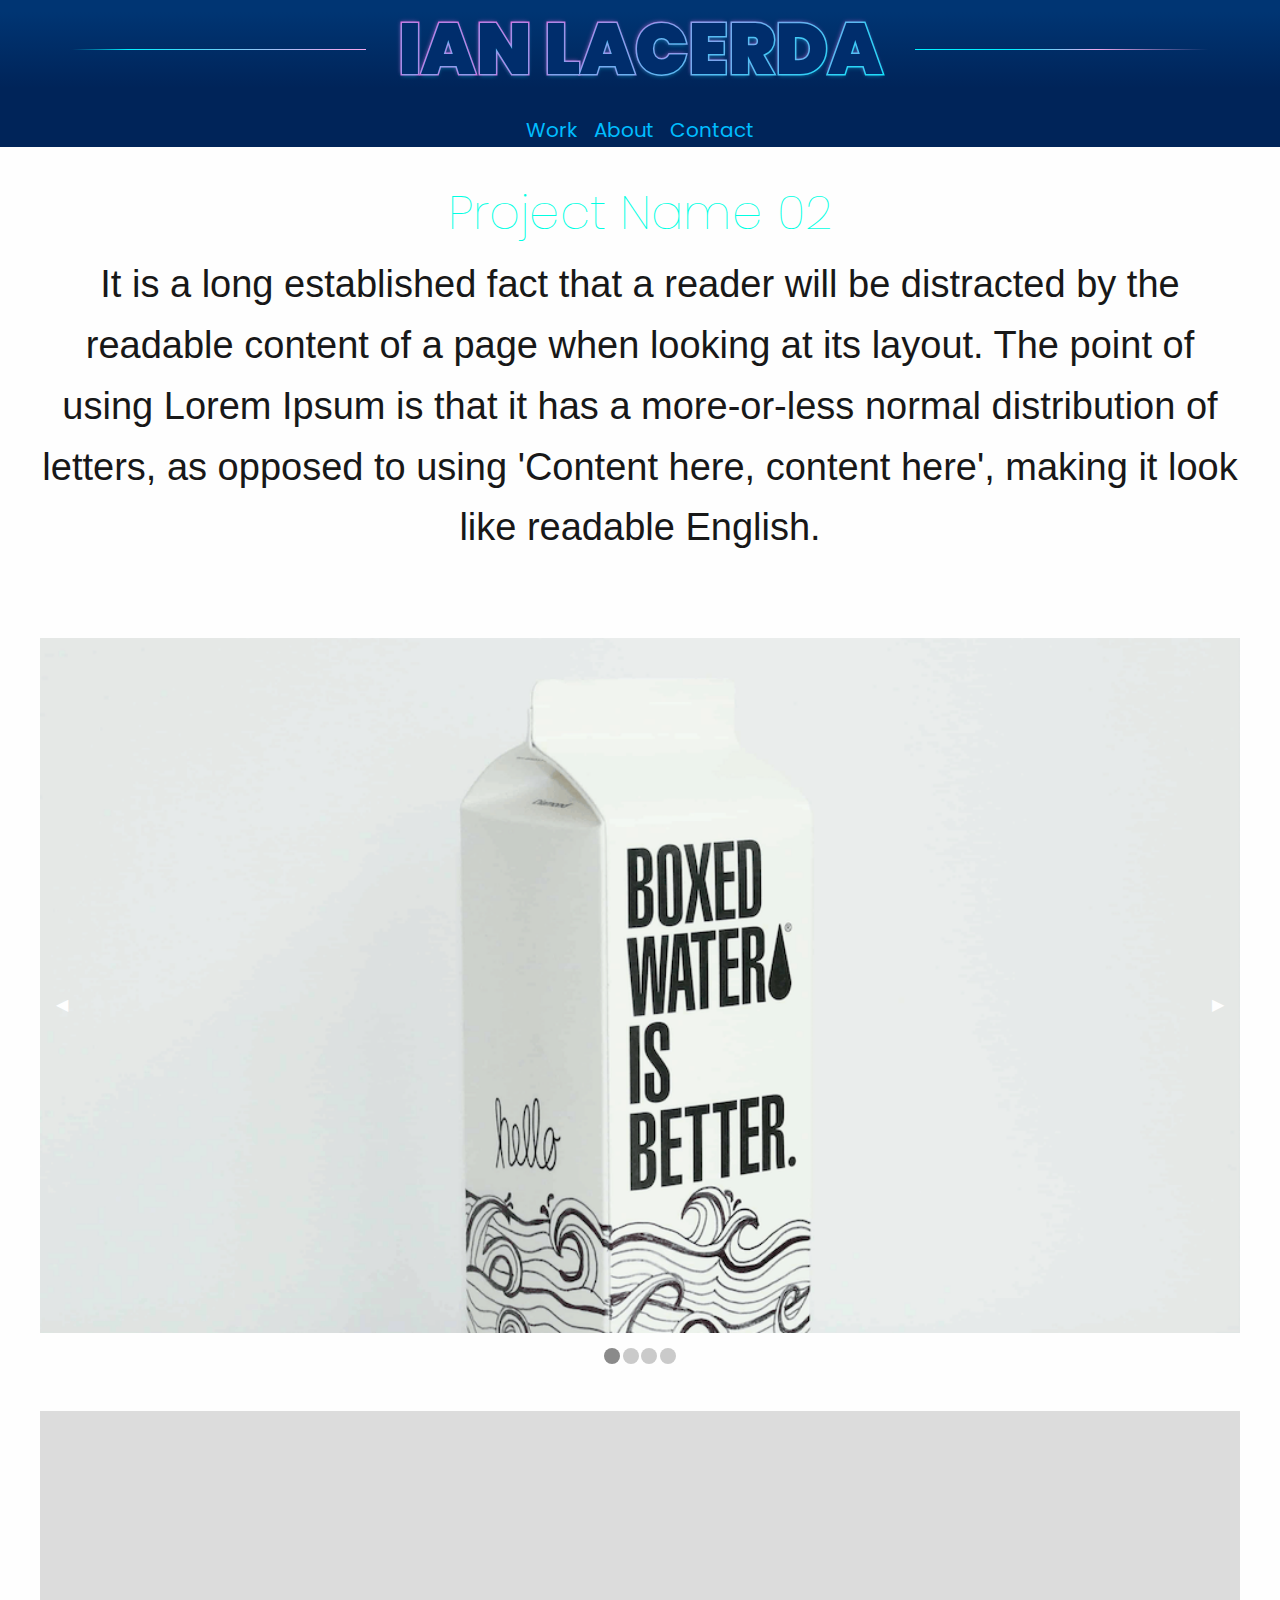
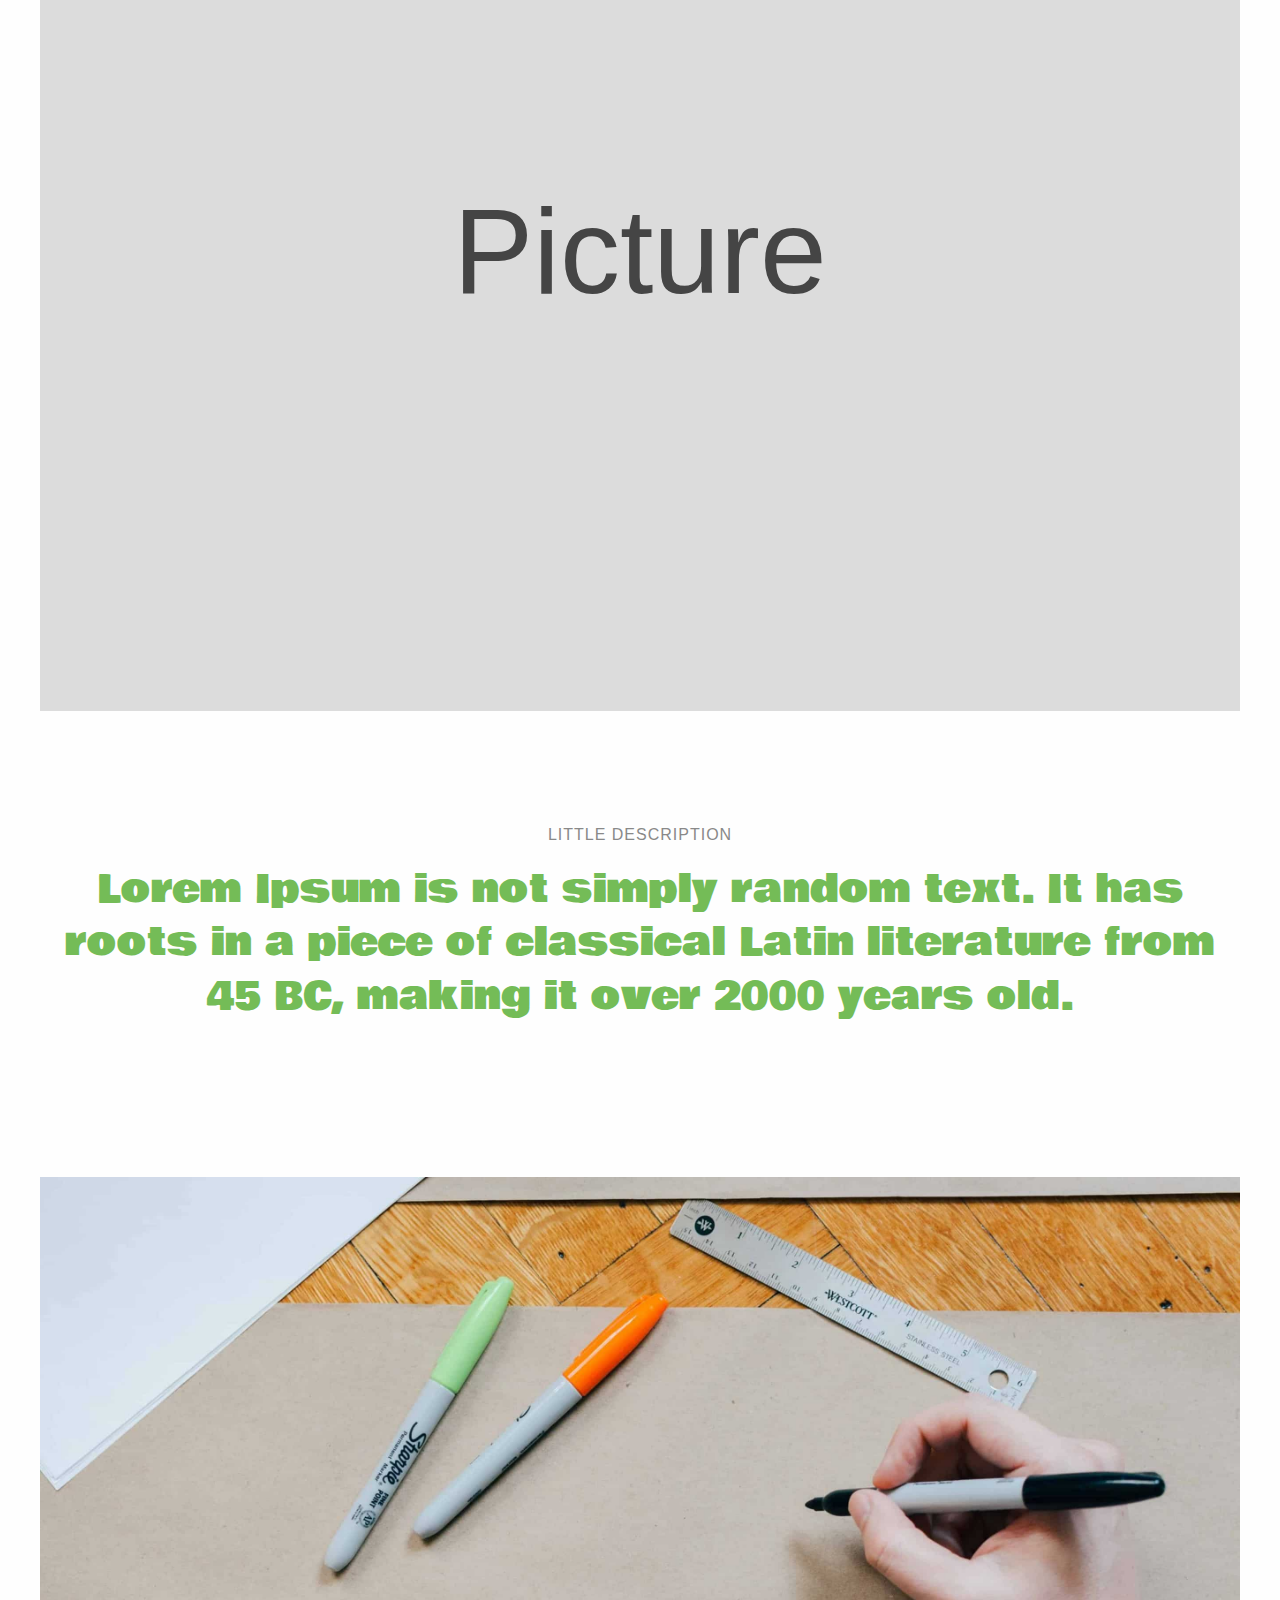
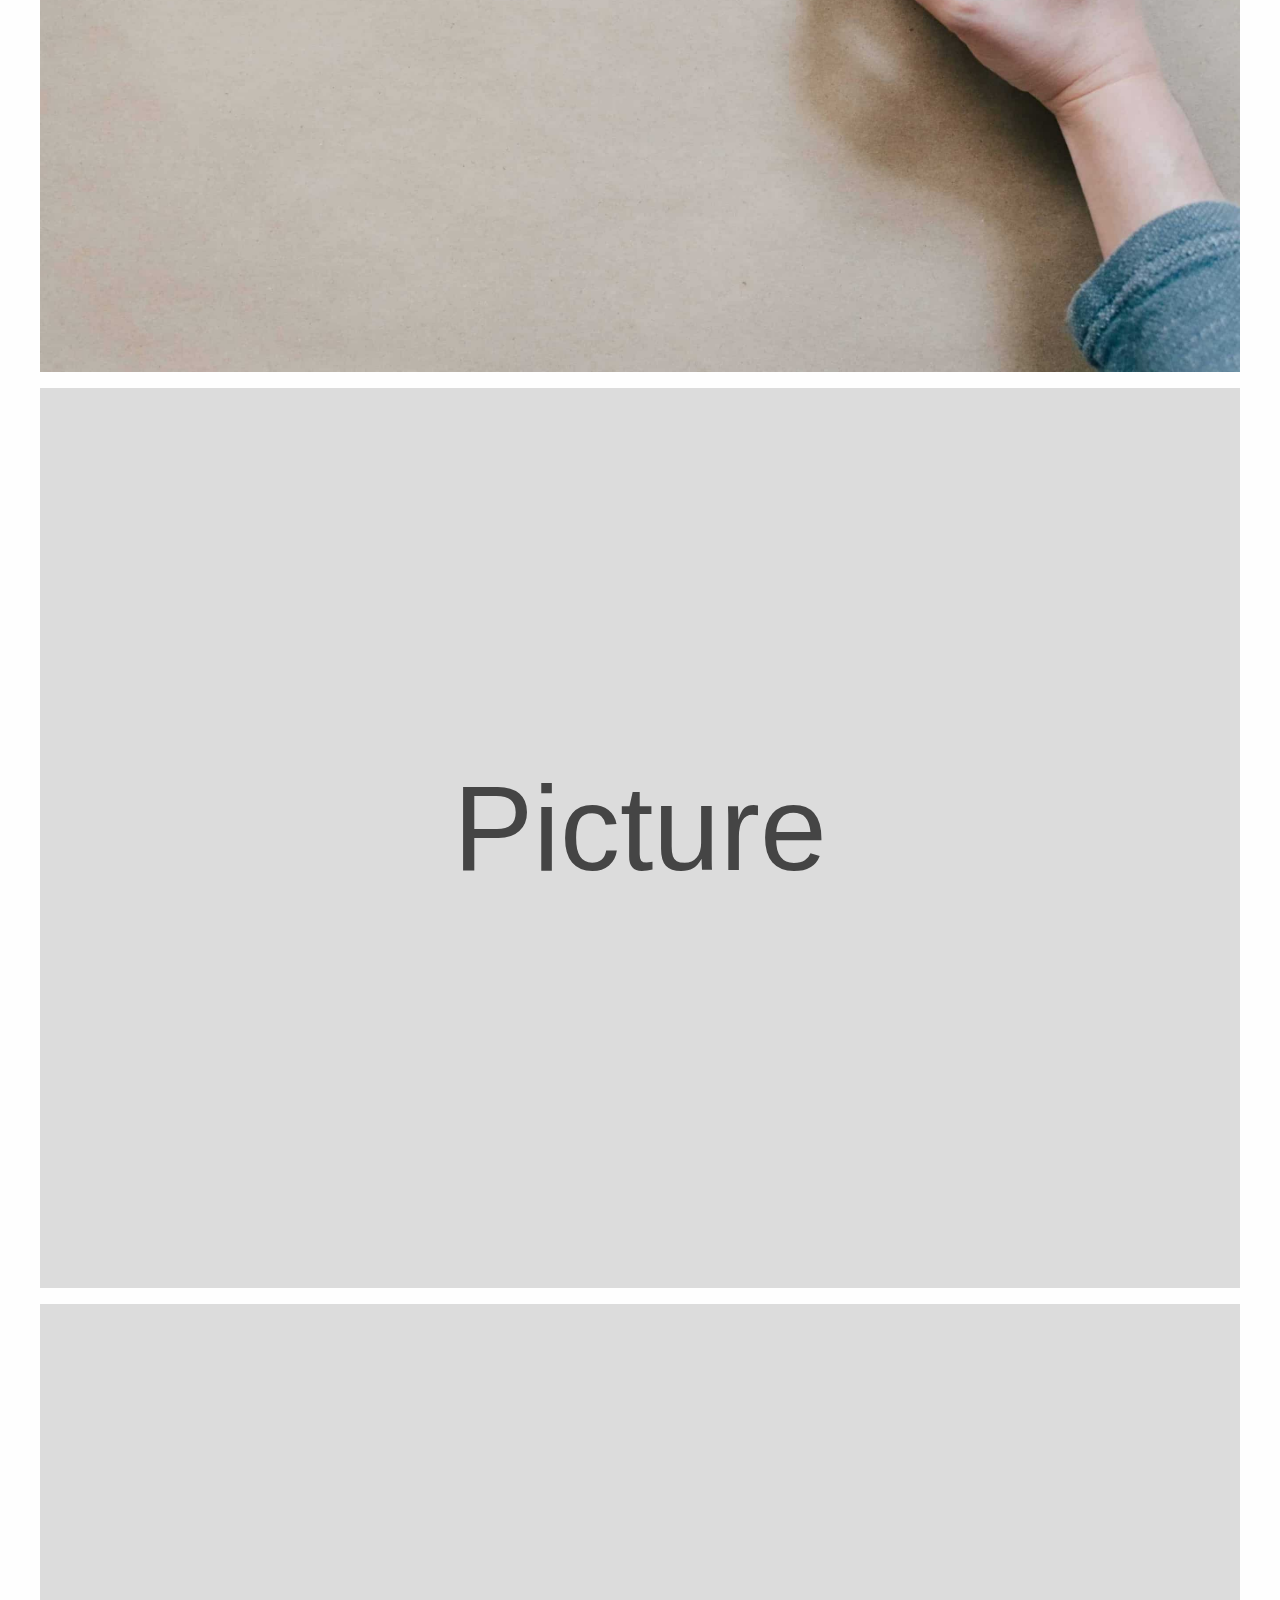
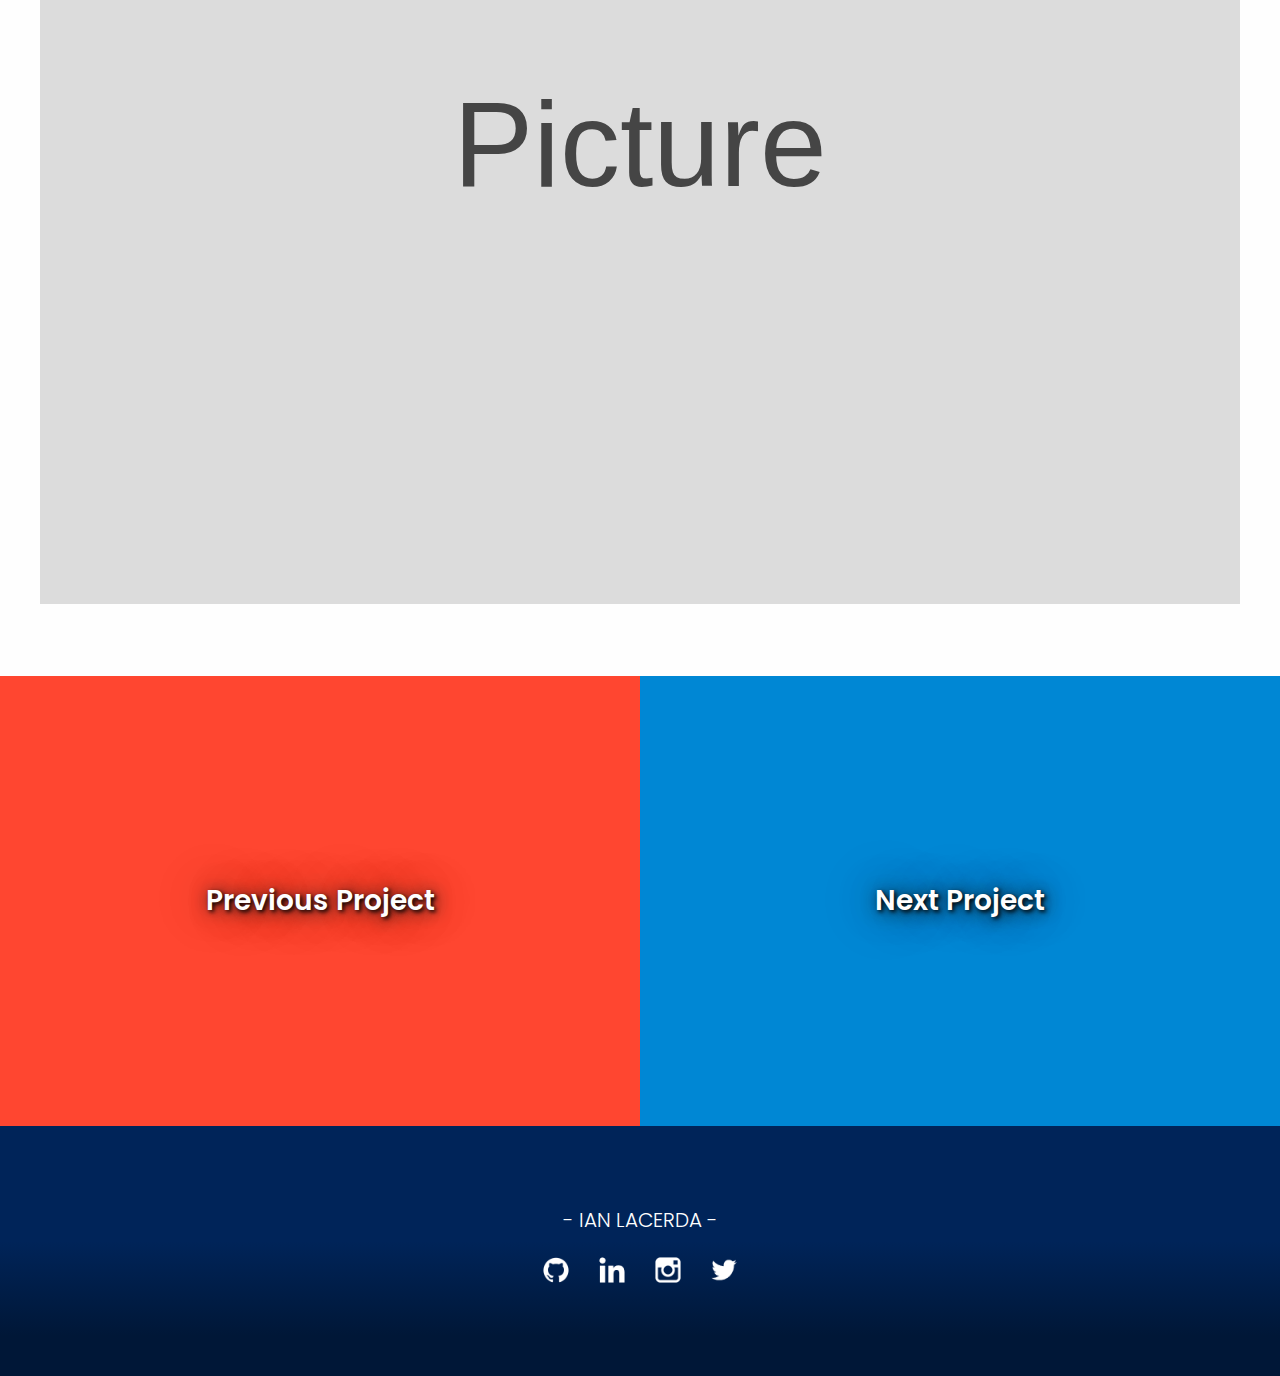
<file: project-interior.html>
<!DOCTYPE html>
<html>

<head>
  <meta charset="utf-8">
  <meta name="viewport" content="width=device-width,initial-scale=1">
  <meta name="generator" content="RSD 5.0.3521">
  <title>project-interior</title>
  <link rel="stylesheet" href="css/foundation.min.css">
  <link rel="stylesheet" href="css/wireframe-theme.min.css">
  <script>document.createElement( "picture" );</script>
  <script class="picturefill" async="async" src="js/picturefill.min.js"></script>
  <link rel="stylesheet" href="css/main.css">
  <link rel="stylesheet" href="https://fonts.googleapis.com/css?family=Bowlby+One%7CPoppins:100,200,200i,300,300i,400,600,900">
  <style>
  
  
    .head-10 {
        /*background: linear-gradient(270deg, #00D1FF 53.92%, #0066FF 100%);
        -webkit-background-clip: text;
        -webkit-text-stroke: 4px transparent;
        text-fill-color: transparent;
        color: #002459;*/
        position: relative;
        -ms-flex-order: 0;
        float: none;
        display: flex;
        clear: none;
        -moz-box-sizing: border-box;
        box-sizing: border-box;
        vertical-align: baseline;
        -webkit-box-flex: 1;
        -webkit-flex: 1 0;
        -moz-box-flex: 1;
        -ms-flex: 1 0;
        flex: 1 0;
        order: 0;
        flex-direction: row;
        align-items: center;
            /*previous styles*/
      background: linear-gradient(300deg, #00f0ff 64%, hsl(302deg 70% 66%) 80%);
      text-shadow: 0px 2px 4px rgb(0 240 255 / 32%), 0px 0px 2px rgb(0 240 255 / 64%), -1px -1px 4px hsl(302deg 70% 66% / 64%);
      background-size: 200% 200%;
      -webkit-background-clip: text;
      -webkit-text-stroke: 3px transparent;
       
        
    }
    
    .head-10:after {
        content: "";
        display: flex;
        flex: 1;
        height: 1px;
        background: linear-gradient(270deg, rgba(10,10,10, 0) 16%, hsl(302deg 70% 80%) 48%, #00f0ff 72%);
        margin-left: 2rem;
    }
    .head-10:before {
      content: "";
      height: 1px;
      display: flex;
      flex: 1;
      margin-right: 2rem;
      background: linear-gradient(90deg, rgba(10,10,10, 0) 16%, #00f0ff 32%, hsl(302deg 70% 80%) 94%);
  }
  </style>
  <style>
  a.link-text.menu-item {
      font-size: 20px;
  }
  </style>
</head>

<body class="no-js">
  <div class="container header">
    <div class="container menu-bar">
      <h1 class="head-10">IAN LACERDA</h1><a class="glyph menu-toggler" href="#" data-toggle="menu"><i class="coffeecup-icons-menu3"></i></a>
    </div>
    <div class="container menu-wrapper" id="menu" data-toggler="show-menu">
      <a class="link-text menu-item" href="index.html">Work</a>
      <a class="link-text menu-item" href="about%20me.html">About</a>
      <a class="link-text menu-item" href="contact.html">Contact</a>
    </div>
  </div>
  <div class="container big-project-wrapper">
    <h1 class="big-text-name-project">Project Name 02</h1>
    <p class="paragraph project-description">It is a long established fact that a reader will be distracted by the readable content of a page when looking at its layout. The point of using Lorem Ipsum is that it has a more-or-less normal distribution of letters, as opposed to using 'Content here, content here', making it look like readable English.</p>
  </div>
  <div class="container orbit" data-orbit=""><button type="button" class="orbit-previous">◀︎</button><button type="button" class="orbit-next">▶︎</button>
    <ul class="list-container orbit-container">
      <li class="list-item-container orbit-slide is-active">
        <div class="responsive-picture orbit-image">
          <picture>
            <img alt="Image" width="997" height="577" src="./images/photo_slider.png">
          </picture>
        </div>
      </li>
      <li class="list-item-container orbit-slide">
        <div class="responsive-picture orbit-image">
          <picture>
            <img alt="Image B" width="997" height="577" src="./images/photo_slider.png">
          </picture>
        </div>
      </li>
      <li class="list-item-container orbit-slide">
        <div class="responsive-picture orbit-image">
          <picture>
            <img alt="Image C" width="997" height="577" src="./images/photo_slider.png">
          </picture>
        </div>
      </li>
      <li class="list-item-container orbit-slide">
        <div class="responsive-picture orbit-image">
          <picture>
            <img alt="Image D" width="997" height="577" src="./images/photo_slider.png">
          </picture>
        </div>
      </li>
    </ul>
    <nav class="container orbit-bullets"><button type="submit" class="is-active slide-indicator" data-slide="0"></button><button type="submit" data-slide="1" class="slide-indicator"></button><button type="submit" data-slide="2" class="slide-indicator"></button><button type="submit" data-slide="3" class="slide-indicator"></button></nav>
  </div>
  <div class="container">
    <div class="responsive-picture big-picture">
      <picture>
        <img alt="Placeholder Picture" width="400" height="300" src="img/picture.svg">
      </picture>
    </div>
    <div class="container big-description-wrapper">
      <div class="container surrounding-padding-col-1 featured-projects" id="featured-projects">
        <div class="container six-hundred-centered-cont">
          <p class="paragraph centered light"><span class="uppercase-p-1">Little description<br></span></p>
          <h2 class="centered turquoise" id="lime">Lorem Ipsum is not simply random text. It has roots in a piece of classical Latin literature from 45 BC, making it over 2000 years old.</h2>
        </div>
      </div>
    </div>
    <div class="responsive-picture big-picture">
      <picture>
        <img alt="Placeholder Picture" width="2718" height="1800" src="./images/kelly-sikkema-cXkrqY2wFyc-unsplash.jpg">
      </picture>
    </div>
    <div class="responsive-picture big-picture">
      <picture>
        <img alt="Placeholder Picture" width="400" height="300" src="img/picture.svg">
      </picture>
    </div>
    <div class="responsive-picture big-picture">
      <picture>
        <img alt="Placeholder Picture" width="400" height="300" src="img/picture.svg">
      </picture>
    </div>
  </div>
  <div class="container row transversal-navigation">
    <div class="container columns small-12 medium-6 large-6 previous-project">
      <a class="link-text project-name-link" href="#">Previous Project<br></a>
    </div>
    <div class="container columns small-12 medium-6 large-6 next-project">
      <a class="link-text project-name-link" href="#">Next Project</a>
    </div>
  </div>
  <div class="container footer">
    <h5 class="footer-name">- ian lacerda -</h5>
    <div class="container"><a href="https://github.com/ianlacerda" target="_blank" class="social-image social-icon">
        <img class="about_me-icon" src="./socialicons/git_hub.png" alt="Social Icon" width="100" height="100"></a><a href="http://www.linkedin.com/in/ianlacerda" target="_blank" class="social-image social-icon">
        <img class="instagram-icon" src="./socialicons/webicon-linkedin.png" alt="Social Icon" width="100" height="100"></a><a href="http://instagram.com/ianlacerd4" target="_blank" class="social-image social-icon">
        <img class="linkedin-icon" src="./socialicons/webicon-instagram.png" alt="Social Icon" width="100" height="100"></a><a href="https://www.twitter.com/ianlacerda" target="_blank" class="social-image social-icon">
        <img class="vimeo-icon" src="./socialicons/webicon-twitter.png" alt="Social Icon" width="100" height="100"></a></div>
  </div>
  <script src="js/jquery.min.js"></script>
  <script src="js/outofview.js"></script>
  <script src="js/what-input.min.js"></script>
  <script src="js/foundation.min.js"></script>
  <script>$(document).foundation();</script>
</body>

</html>
</file>
<file: css/main.css>
/* Text Elements */

h1.big-text-name-project {
  max-width: 1200px;
  color: #00ffe3;
  text-align: left;
  font-weight: 100;
  font-size: 48px;
  font-family: 'Poppins', sans-serif;
}

h1.heading-1 {
  margin-top: 10.88rem;
  margin-bottom: 4rem;
  color: #00f0ff;
  text-align: left;
  font-weight: 200;
  font-size: 30px;
  font-family: 'Poppins', sans-serif;
  line-height: 30px;
}

h1.head-4 {
  position: static;
  -ms-flex-order: 0;
  float: none;
  clear: none;
  -moz-box-sizing: border-box;
       box-sizing: border-box;
  color: #002459;
  vertical-align: baseline;
  text-transform: uppercase;
  font-weight: 900;
  font-size: 4.42rem;
  font-family: 'Poppins', sans-serif;

  -webkit-box-flex: 1;
  -webkit-flex: 1 0;
     -moz-box-flex: 1;
      -ms-flex: 1 0;
          flex: 1 0;
  -webkit-text-stroke-color: #00f0ff;
  -webkit-text-stroke-width: 1px;
  -webkit-align-self: auto;
  -ms-flex-item-align: auto;
          align-self: auto;
  justify-self: auto;
  grid-area: auto / auto / auto / auto;
  -webkit-box-ordinal-group: 1;
  -webkit-order: 0;
     -moz-box-ordinal-group: 1;
          order: 0;
}

h1.head-10 {
  position: static;
  -ms-flex-order: 0;
  float: none;
  clear: none;
  -moz-box-sizing: border-box;
       box-sizing: border-box;
  margin-right: 0;
  margin-bottom: 16px;
  color: #002d6c;
  vertical-align: baseline;
  text-transform: uppercase;
  font-weight: 900;
  font-size: 4.42rem;
  font-family: 'Poppins', sans-serif;

  -webkit-box-flex: 1;
  -webkit-flex: 1 0;
     -moz-box-flex: 1;
      -ms-flex: 1 0;
          flex: 1 0;
  -webkit-align-self: auto;
  -ms-flex-item-align: auto;
          align-self: auto;
  justify-self: auto;
  grid-area: auto / auto / auto / auto;
  -webkit-box-ordinal-group: 1;
  -webkit-order: 0;
     -moz-box-ordinal-group: 1;
          order: 0;
}

h1.head-2 {
  position: static;
  -ms-flex-order: 0;
  float: none;
  clear: none;
  -moz-box-sizing: border-box;
       box-sizing: border-box;
  margin-top: 4rem;
  color: #002459;
  vertical-align: baseline;
  text-transform: uppercase;
  font-weight: 900;
  font-size: 3.42rem;
  font-family: 'Poppins', sans-serif;

  -webkit-box-flex: 1;
  -webkit-flex: 1 0;
     -moz-box-flex: 1;
      -ms-flex: 1 0;
          flex: 1 0;
  -webkit-text-stroke-color: #00f0ff;
  -webkit-text-stroke-width: 1px;
  -webkit-align-self: auto;
  -ms-flex-item-align: auto;
          align-self: auto;
  justify-self: auto;
  grid-area: auto / auto / auto / auto;
  -webkit-box-ordinal-group: 1;
  -webkit-order: 0;
     -moz-box-ordinal-group: 1;
          order: 0;
}

h2.centered {
  color: #e2a884;
  text-align: center;
}

h2.turquoise {
  color: #50b1a9;
}

h2.centered.turquoise {
  max-width: 1200px;
  color: #fcca1d;
  font-style: normal;
  font-size: 28px;
  font-family: 'Bowlby One', cursive;
}

h2#lime {
  color: #74bc57;
}

h3.skills-title {
  margin-top: 1rem;
  color: #00f0ff;
  font-size: 24px;
  font-family: 'Poppins', sans-serif;
}

h3.contact-title {
  color: #00ffe3;
  font-size: 20px;
  font-family: Futura, 'Trebuchet MS', Arial, sans-serif;
}

h3.brand-title {
  color: #00ffe3;
  text-align: center;
  font-size: 20px;
  font-family: Futura, 'Trebuchet MS', Arial, sans-serif;
}

h5.skills_name {
  color: #00f0ff;
  text-transform: uppercase;
  font-size: 16px;
  font-family: 'Poppins', sans-serif;
}

h5.footer-name {
  margin-bottom: 1rem;
  color: #fefefe;
  text-align: center;
  text-transform: uppercase;
  font-weight: 300;
  font-family: 'Poppins', sans-serif;
}

p.paragraph.body-text {
  margin-bottom: 4rem;
  max-width: 800px;
  color: #fff;
  text-align: left;
  font-weight: 300;
  font-size: 18px;
  font-family: 'Poppins', sans-serif;
  line-height: 30px;
}

p.paragraph.centered {
  color: #383838;
  text-align: center;
}

p.paragraph.light {
  color: #898989;
}

p.paragraph.centered.light {
  color: #898989;
  text-align: center;
  font-family: Futura, 'Trebuchet MS', Arial, sans-serif;
}

p.paragraph span.uppercase-p-1 {
  text-transform: uppercase;
  letter-spacing: .0625rem;
}

p.paragraph.body-text.skill {
  margin-bottom: 1rem;
}

p.paragraph.about-me {
  max-width: 1200px;
  color: #00f0ff;
  font-weight: 200;
  font-size: 24px;
  font-family: 'Poppins', sans-serif;
}

p.paragraph.project-description {
  max-width: 1200px;
  color: #181818;
  font-size: 28px;
  font-family: Futura, 'Trebuchet MS', Arial, sans-serif;
}

p.paragraph span.paragraph-text-1 {
  font-weight: 700;
  font-style: italic;
}

p.paragraph span.paragraph-text-2 {
  font-weight: 700;
  font-style: italic;
}

p.paragraph span.paragraph-text-3 {
  font-weight: 700;
  font-style: italic;
}

p.paragraph span.paragraph-text-4 {
  font-style: italic;
}

p.paragraph span.paragraph-text-5 {
  font-style: italic;
}

p.paragraph span.paragraph-text-6 {
  font-style: italic;
}

p.paragraph span.paragraph-text-7 {
  font-weight: 400;
  font-style: italic;
}

p.paragraph span.paragraph-text-8 {
  font-weight: 700;
  font-style: italic;
}

p.paragraph span.paragraph-text-9 {
  font-weight: 700;
  font-style: italic;
}

p.paragraph span.paragraph-text-10 {
  font-style: italic;
}

p.paragraph span.paragraph-text-11 {
  font-weight: 400;
}

p.paragraph span.paragraph-text-12 {
  font-weight: 700;
}

p.paragraph span.paragraph-text-13 {
  font-weight: 400;
}

p.paragraph span.paragraph-text-14 {
  font-weight: 700;
}

p.paragraph span.paragraph-text-15 {
  font-weight: 700;
}

p.paragraph span.paragraph-text-16 {
  font-weight: 700;
  font-style: italic;
}

p.paragraph span.paragraph-text-17 {
  font-style: italic;
}

a.link-text.menu-item {
  display: block;
  margin-right: 8px;
  margin-left: 8px;
  padding-top: 20px;
  padding-bottom: 20px;
  width: 100%;
  border-bottom: .125rem solid transparent;
  color: #00bdff;
  text-align: center;
  font-size: 34px;
  font-family: 'Poppins', sans-serif;
}

a.link-text.project-name-link {
  background-color: transparent;
  box-shadow: none;
  color: #fefefe;
  text-align: center;
  text-shadow: rgba(0, 0, 0, 1) 2px 2px 4px, rgba(25, 25, 25, .94) 2px 2px 16px, rgba(0, 0, 0, .39) 0 0 40px, rgba(0, 0, 0, .44) 0 0 64px;
  font-weight: 600;
  font-size: 28px;
  font-family: 'Poppins', sans-serif;
  opacity: 1;

  -webkit-text-stroke-width: 0;
  -webkit-text-stroke-color: transparent;
}

a.link-text.menu-item:hover {
  border-bottom: .0625rem solid #00ffe3;
  text-decoration: none;
}

/* Interaction Elements */

form.form-container.contact-form {
  margin-top: 1rem;
  min-width: 0;
}

input[type=text].input-1 {
  border-radius: 0 8px 8px;
}

input[type=email].email-1 {
  border-radius: 0 8px 8px;
}

textarea.message {
  min-height: 150px;
  border-radius: 0 8px 8px;
}

label.label.field-label {
  background-color: #373737;
  font-family: Futura, 'Trebuchet MS', Arial, sans-serif;
}

/* Layout Elements */

body.body-1 {
  background-color: #001737;
}

body.body-2 {
  background-color: #002459;
}

body.body-3 {
  background-color: #002459;
}

.container.project-3 {
  display: -webkit-box;
  display: -webkit-flex;
  display:    -moz-box;
  display: -ms-flexbox;
  display:         flex;
  -ms-flex-pack: center;
  -ms-flex-align: center;
  min-height: 40vh;
  background-color: #e59100;
  background-image: -webkit-linear-gradient(top, rgba(0, 0, 0, .4) 0%, rgba(29, 30, 33, .16) 100%), url('../images/nelie.jpg');
  background-image:    -moz-linear-gradient(top, rgba(0, 0, 0, .4) 0%, rgba(29, 30, 33, .16) 100%), url('../images/nelie.jpg');
  background-image:      -o-linear-gradient(top, rgba(0, 0, 0, .4) 0%, rgba(29, 30, 33, .16) 100%), url('../images/nelie.jpg');
  background-image:         linear-gradient(180deg, rgba(0, 0, 0, .4) 0%, rgba(29, 30, 33, .16) 100%), url('../images/nelie.jpg');
  background-attachment: scroll, scroll;
  background-position: left top, center center;
  background-clip: border-box, border-box;
  background-origin: padding-box, padding-box;
  background-size: auto auto, cover;
  background-repeat: repeat, repeat;

  -webkit-box-align: center;
  -webkit-align-items: center;
     -moz-box-align: center;
          align-items: center;
  -webkit-box-pack: center;
  -webkit-justify-content: center;
     -moz-box-pack: center;
          justify-content: center;
  background-blend-mode: normal, normal;
}

.container.project-4 {
  display: -webkit-box;
  display: -webkit-flex;
  display:    -moz-box;
  display: -ms-flexbox;
  display:         flex;
  -webkit-flex-direction: column;
      -ms-flex-direction: column;
          flex-direction: column;
  -ms-flex-pack: center;
  min-height: 40vh;
  background-color: #ff4630;
  background-image: -webkit-linear-gradient(top, rgba(0, 0, 0, 0) 0%, rgba(29, 30, 33, .16) 100%), url('../images/infinity_art.jpg');
  background-image:    -moz-linear-gradient(top, rgba(0, 0, 0, 0) 0%, rgba(29, 30, 33, .16) 100%), url('../images/infinity_art.jpg');
  background-image:      -o-linear-gradient(top, rgba(0, 0, 0, 0) 0%, rgba(29, 30, 33, .16) 100%), url('../images/infinity_art.jpg');
  background-image:         linear-gradient(180deg, rgba(0, 0, 0, 0) 0%, rgba(29, 30, 33, .16) 100%), url('../images/infinity_art.jpg');
  background-attachment: scroll, scroll;
  background-position: left top, center center;
  background-clip: border-box, border-box;
  background-origin: padding-box, padding-box;
  background-size: auto auto, cover;
  background-repeat: repeat, repeat;

  -webkit-box-orient: vertical;
  -webkit-box-direction: normal;
     -moz-box-orient: vertical;
     -moz-box-direction: normal;
  -webkit-box-pack: center;
  -webkit-justify-content: center;
     -moz-box-pack: center;
          justify-content: center;
  background-blend-mode: normal, normal;
}

.container.project-5 {
  display: -webkit-box;
  display: -webkit-flex;
  display:    -moz-box;
  display: -ms-flexbox;
  display:         flex;
  -ms-flex-pack: center;
  -ms-flex-align: center;
  min-height: 40vh;
  background-color: #0087d4;
  background-image: -webkit-linear-gradient(top, rgba(0, 0, 0, 0) 0%, rgba(0, 0, 0, .16) 100%), url('../images/Abrisuite_new.jpg');
  background-image:    -moz-linear-gradient(top, rgba(0, 0, 0, 0) 0%, rgba(0, 0, 0, .16) 100%), url('../images/Abrisuite_new.jpg');
  background-image:      -o-linear-gradient(top, rgba(0, 0, 0, 0) 0%, rgba(0, 0, 0, .16) 100%), url('../images/Abrisuite_new.jpg');
  background-image:         linear-gradient(180deg, rgba(0, 0, 0, 0) 0%, rgba(0, 0, 0, .16) 100%), url('../images/Abrisuite_new.jpg');
  background-attachment: scroll, scroll;
  background-position: left top, center center;
  background-clip: border-box, border-box;
  background-origin: padding-box, padding-box;
  background-size: auto auto, cover;
  background-repeat: repeat, repeat;

  -webkit-box-align: center;
  -webkit-align-items: center;
     -moz-box-align: center;
          align-items: center;
  -webkit-box-pack: center;
  -webkit-justify-content: center;
     -moz-box-pack: center;
          justify-content: center;
  -webkit-flex-wrap: wrap;
      -ms-flex-wrap: wrap;
          flex-wrap: wrap;
  background-blend-mode: normal, normal;
}

.container.transversal-navigation {
  display: -webkit-box;
  display: -webkit-flex;
  display:    -moz-box;
  display: -ms-flexbox;
  display:         flex;
  margin-top: 4rem;
  min-height: 50vh;
  max-width: none;

  -webkit-flex-wrap: wrap;
      -ms-flex-wrap: wrap;
          flex-wrap: wrap;
}

.container.previous-project {
  display: -webkit-box;
  display: -webkit-flex;
  display:    -moz-box;
  display: -ms-flexbox;
  display:         flex;
  -webkit-flex-direction: column;
      -ms-flex-direction: column;
          flex-direction: column;
  -ms-flex-pack: center;
  background-color: #ff4630;
  background-image: url('https://cdn.coffeecupcloud.com/appresources/v1/common/background_online_image.png');
  background-attachment: scroll;
  background-position: center center;
  background-clip: border-box;
  background-origin: padding-box;
  background-size: cover;
  background-repeat: repeat;

  -webkit-box-orient: vertical;
  -webkit-box-direction: normal;
     -moz-box-orient: vertical;
     -moz-box-direction: normal;
  -webkit-box-pack: center;
  -webkit-justify-content: center;
     -moz-box-pack: center;
          justify-content: center;
  background-blend-mode: soft-light;
}

.container.next-project {
  display: -webkit-box;
  display: -webkit-flex;
  display:    -moz-box;
  display: -ms-flexbox;
  display:         flex;
  -ms-flex-pack: center;
  -ms-flex-align: center;
  background-color: #0087d4;
  background-image: url('https://cdn.coffeecupcloud.com/appresources/v1/common/background_online_image.png');
  background-attachment: scroll;
  background-position: center center;
  background-clip: border-box;
  background-origin: padding-box;
  background-size: cover;
  background-repeat: repeat;

  -webkit-box-align: center;
  -webkit-align-items: center;
     -moz-box-align: center;
          align-items: center;
  -webkit-box-pack: center;
  -webkit-justify-content: center;
     -moz-box-pack: center;
          justify-content: center;
  -webkit-flex-wrap: wrap;
      -ms-flex-wrap: wrap;
          flex-wrap: wrap;
  background-blend-mode: soft-light;
}

.container.about-me-header {
  display: -webkit-box;
  display: -webkit-flex;
  display:    -moz-box;
  display: -ms-flexbox;
  display:         flex;
  -webkit-flex-direction: column;
      -ms-flex-direction: column;
          flex-direction: column;
  -ms-flex-pack: center;
  -ms-flex-align: center;
  padding: 2rem;
  min-height: 30vh;
  background-color: #002459;

  -webkit-box-align: center;
  -webkit-align-items: center;
     -moz-box-align: center;
          align-items: center;
  -webkit-box-pack: center;
  -webkit-justify-content: center;
     -moz-box-pack: center;
          justify-content: center;
  -webkit-box-orient: vertical;
  -webkit-box-direction: normal;
     -moz-box-orient: vertical;
     -moz-box-direction: normal;
}

.container.contact-header {
  display: -webkit-box;
  display: -webkit-flex;
  display:    -moz-box;
  display: -ms-flexbox;
  display:         flex;
  -webkit-flex-direction: column;
      -ms-flex-direction: column;
          flex-direction: column;
  -ms-flex-pack: center;
  -ms-flex-align: center;
  padding: 2rem;
  min-height: 70vh;
  background-color: #002459;

  -webkit-box-align: center;
  -webkit-align-items: center;
     -moz-box-align: center;
          align-items: center;
  -webkit-box-pack: center;
  -webkit-justify-content: center;
     -moz-box-pack: center;
          justify-content: center;
  -webkit-box-orient: vertical;
  -webkit-box-direction: normal;
     -moz-box-orient: vertical;
     -moz-box-direction: normal;
}

.container.orbit {
  margin: 2rem auto;
  padding-right: 0;
  padding-left: 0;
  max-width: 1200px;
}

.container.surrounding-padding-col-1 {
  -ms-flex-pack: center;
  padding: 10vw 40px;
  background-color: #15161a;
  background-image: -webkit-linear-gradient(top, rgba(0, 0, 0, .2) 0%, rgba(0, 0, 0, 0) 20%);
  background-image:    -moz-linear-gradient(top, rgba(0, 0, 0, .2) 0%, rgba(0, 0, 0, 0) 20%);
  background-image:      -o-linear-gradient(top, rgba(0, 0, 0, .2) 0%, rgba(0, 0, 0, 0) 20%);
  background-image:         linear-gradient(180deg, rgba(0, 0, 0, .2) 0%, rgba(0, 0, 0, 0) 20%);
  background-attachment: scroll;
  background-position: left top;
  background-clip: border-box;
  background-origin: padding-box;
  background-size: auto auto;
  background-repeat: no-repeat;

  -webkit-flex-wrap: wrap;
      -ms-flex-wrap: wrap;
          flex-wrap: wrap;
  -webkit-box-pack: center;
  -webkit-justify-content: center;
     -moz-box-pack: center;
          justify-content: center;
  background-blend-mode: normal;
}

.container.featured-projects.surrounding-padding-col-1 {
  -ms-flex-align: center;
  padding-right: 1rem;
  padding-left: 1rem;
  min-height: 50vh;
  background-color: transparent;
  background-image: none;
  background-attachment: scroll;
  background-position: left top;
  background-clip: border-box;
  background-origin: padding-box;
  background-size: 0 0;
  background-repeat: no-repeat;

  background-blend-mode: normal;
  -webkit-box-align: center;
  -webkit-align-items: center;
     -moz-box-align: center;
          align-items: center;
}

.container.six-hundred-centered-cont {
  display: -webkit-box;
  display: -webkit-flex;
  display:    -moz-box;
  display: -ms-flexbox;
  display:         flex;
  -webkit-flex-direction: column;
      -ms-flex-direction: column;
          flex-direction: column;
  -ms-flex-align: center;
  margin-right: auto;
  margin-left: auto;
  max-width: none;

  -webkit-box-orient: vertical;
  -webkit-box-direction: normal;
     -moz-box-orient: vertical;
     -moz-box-direction: normal;
  -webkit-box-align: center;
  -webkit-align-items: center;
     -moz-box-align: center;
          align-items: center;
}

.container.project-2 {
  display: -webkit-box;
  display: -webkit-flex;
  display:    -moz-box;
  display: -ms-flexbox;
  display:         flex;
  -ms-flex-pack: center;
  -ms-flex-align: center;
  min-height: 40vh;
  background-color: #004c97;
  background-image: -webkit-linear-gradient(top, rgba(24, 24, 24, 0) 0%, rgba(29, 30, 33, .16) 100%), url('../images/lmax.jpg');
  background-image:    -moz-linear-gradient(top, rgba(24, 24, 24, 0) 0%, rgba(29, 30, 33, .16) 100%), url('../images/lmax.jpg');
  background-image:      -o-linear-gradient(top, rgba(24, 24, 24, 0) 0%, rgba(29, 30, 33, .16) 100%), url('../images/lmax.jpg');
  background-image:         linear-gradient(180deg, rgba(24, 24, 24, 0) 0%, rgba(29, 30, 33, .16) 100%), url('../images/lmax.jpg');
  background-attachment: scroll, scroll;
  background-position: left top, center center;
  background-clip: border-box, border-box;
  background-origin: padding-box, padding-box;
  background-size: auto auto, cover;
  background-repeat: repeat, repeat;

  -webkit-box-align: center;
  -webkit-align-items: center;
     -moz-box-align: center;
          align-items: center;
  -webkit-box-pack: center;
  -webkit-justify-content: center;
     -moz-box-pack: center;
          justify-content: center;
  -webkit-flex-wrap: wrap;
      -ms-flex-wrap: wrap;
          flex-wrap: wrap;
  background-blend-mode: normal, normal;
}

.container.container-get_in_touch {
  display: block;
  margin-right: auto;
  margin-left: auto;
  padding: 2rem 1rem;
  min-width: 0;
  max-width: none;
  width: 100%;
}

.container.footer {
  display: -webkit-box;
  display: -webkit-flex;
  display:    -moz-box;
  display: -ms-flexbox;
  display:         flex;
  -webkit-flex-direction: column;
      -ms-flex-direction: column;
          flex-direction: column;
  -ms-flex-pack: center;
  -ms-flex-align: center;
  min-height: 250px;
  background-color: #002459;
  background-image: -webkit-linear-gradient(bottom, rgba(0, 23, 55, 1) 16%, rgba(29, 30, 33, 0) 54%);
  background-image:    -moz-linear-gradient(bottom, rgba(0, 23, 55, 1) 16%, rgba(29, 30, 33, 0) 54%);
  background-image:      -o-linear-gradient(bottom, rgba(0, 23, 55, 1) 16%, rgba(29, 30, 33, 0) 54%);
  background-image:         linear-gradient(0deg, rgba(0, 23, 55, 1) 16%, rgba(29, 30, 33, 0) 54%);
  background-attachment: scroll;
  background-position: left top;
  background-clip: border-box;
  background-origin: padding-box;
  background-size: auto auto;
  background-repeat: repeat;

  -webkit-box-align: center;
  -webkit-align-items: center;
     -moz-box-align: center;
          align-items: center;
  -webkit-box-pack: center;
  -webkit-justify-content: center;
     -moz-box-pack: center;
          justify-content: center;
  -webkit-box-orient: vertical;
  -webkit-box-direction: normal;
     -moz-box-orient: vertical;
     -moz-box-direction: normal;
  -webkit-flex-wrap: wrap;
      -ms-flex-wrap: wrap;
          flex-wrap: wrap;
  background-blend-mode: normal;
}

.container.header {
  position: -webkit-sticky;
  position:         sticky;
  top: 0;
  z-index: 1000;
  display: -webkit-box;
  display: -webkit-flex;
  display:    -moz-box;
  display: -ms-flexbox;
  display:         flex;
  -webkit-flex-direction: column;
      -ms-flex-direction: column;
          flex-direction: column;
  -ms-flex-pack: center;
  -ms-flex-align: center;
  margin-right: 0;
  margin-left: 0;
  padding-right: 1rem;
  padding-left: 1rem;
  min-width: 10px;
  min-height: 59px;
  background-color: #002459;
  background-image: -webkit-linear-gradient(top, rgba(0, 53, 115, 1) 8%, rgba(0, 36, 89, 1) 60%);
  background-image:    -moz-linear-gradient(top, rgba(0, 53, 115, 1) 8%, rgba(0, 36, 89, 1) 60%);
  background-image:      -o-linear-gradient(top, rgba(0, 53, 115, 1) 8%, rgba(0, 36, 89, 1) 60%);
  background-image:         linear-gradient(180deg, rgba(0, 53, 115, 1) 8%, rgba(0, 36, 89, 1) 60%);
  background-attachment: scroll;
  background-position: left top;
  background-clip: border-box;
  background-origin: padding-box;
  background-size: auto auto;
  background-repeat: repeat;

  -webkit-box-orient: vertical;
  -webkit-box-direction: normal;
     -moz-box-orient: vertical;
     -moz-box-direction: normal;
  -webkit-box-align: center;
  -webkit-align-items: center;
     -moz-box-align: center;
          align-items: center;
  -webkit-box-pack: center;
  -webkit-justify-content: center;
     -moz-box-pack: center;
          justify-content: center;
  background-blend-mode: normal;
}

.container.menu-wrapper {
  display: none;
  -webkit-flex-direction: row;
      -ms-flex-direction: row;
          flex-direction: row;
  margin-bottom: 2rem;

  -webkit-box-orient: horizontal;
  -webkit-box-direction: normal;
     -moz-box-orient: horizontal;
     -moz-box-direction: normal;
}

.container.big-quote-wrapper {
  position: static;
  display: -webkit-box;
  display: -webkit-flex;
  display:    -moz-box;
  display: -ms-flexbox;
  display:         flex;
  -webkit-flex-direction: column;
      -ms-flex-direction: column;
          flex-direction: column;
  -ms-flex-pack: center;
  float: none;
  -ms-flex-align: center;
  padding: 1rem;
  min-height: 40vh;
  background-color: #002459;
  background-image: none;
  background-attachment: scroll;
  background-position: left top;
  background-clip: border-box;
  background-origin: padding-box;
  background-size: 0 0;
  background-repeat: no-repeat;
  text-align: left;
  font-size: 16px;

  -webkit-box-align: center;
  -webkit-align-items: center;
     -moz-box-align: center;
          align-items: center;
  -webkit-box-pack: center;
  -webkit-justify-content: center;
     -moz-box-pack: center;
          justify-content: center;
  -webkit-box-orient: vertical;
  -webkit-box-direction: normal;
     -moz-box-orient: vertical;
     -moz-box-direction: normal;
  background-blend-mode: normal;
  -webkit-align-content: center;
  -ms-flex-line-pack: center;
          align-content: center;
  justify-self: center;
  -webkit-align-self: center;
  -ms-flex-item-align: center;
          align-self: center;
}

.container.projects-row {
  display: -webkit-box;
  display: -webkit-flex;
  display:    -moz-box;
  display: -ms-flexbox;
  display:         flex;
  min-height: 50vh;
  max-width: none;

  -webkit-flex-wrap: wrap;
      -ms-flex-wrap: wrap;
          flex-wrap: wrap;
}

.container.big-project-wrapper {
  display: -webkit-box;
  display: -webkit-flex;
  display:    -moz-box;
  display: -ms-flexbox;
  display:         flex;
  -webkit-flex-direction: column;
      -ms-flex-direction: column;
          flex-direction: column;
  -ms-flex-pack: center;
  -ms-flex-align: center;
  padding: 2rem 1rem;
  min-height: 50vh;
  background-color: #fefefe;
  background-image: none;
  background-attachment: scroll;
  background-position: left top;
  background-clip: border-box;
  background-origin: padding-box;
  background-size: 0 0;
  background-repeat: no-repeat;

  -webkit-box-align: center;
  -webkit-align-items: center;
     -moz-box-align: center;
          align-items: center;
  -webkit-box-pack: center;
  -webkit-justify-content: center;
     -moz-box-pack: center;
          justify-content: center;
  -webkit-box-orient: vertical;
  -webkit-box-direction: normal;
     -moz-box-orient: vertical;
     -moz-box-direction: normal;
  background-blend-mode: normal;
}

.container.big-description-wrapper {
  margin-right: auto;
  margin-left: auto;
  max-width: 1200px;
}

.container.skills-wrapper {
  display: block;
  margin-right: auto;
  margin-left: auto;
  padding: 2rem 1rem;
  min-width: 0;
  max-width: none;
  width: auto;
}

.container.brand-row {
  display: -webkit-box;
  display: -webkit-flex;
  display:    -moz-box;
  display: -ms-flexbox;
  display:         flex;
  -ms-flex-pack: center;
  -ms-flex-align: center;
  margin-top: 2.5rem;
  margin-bottom: 4rem;

  -webkit-flex-wrap: wrap;
      -ms-flex-wrap: wrap;
          flex-wrap: wrap;
  -webkit-box-align: center;
  -webkit-align-items: center;
     -moz-box-align: center;
          align-items: center;
  -webkit-box-pack: center;
  -webkit-justify-content: center;
     -moz-box-pack: center;
          justify-content: center;
  -webkit-align-content: center;
  -ms-flex-line-pack: center;
          align-content: center;
}

.container.brand-column {
  display: -webkit-box;
  display: -webkit-flex;
  display:    -moz-box;
  display: -ms-flexbox;
  display:         flex;
  -ms-flex-pack: center;
  padding: 36px 16px;

  -webkit-box-pack: center;
  -webkit-justify-content: center;
     -moz-box-pack: center;
          justify-content: center;
}

.container.menu-bar {
  position: relative;
  z-index: 10;
  display: -webkit-box;
  display: -webkit-flex;
  display:    -moz-box;
  display: -ms-flexbox;
  display:         flex;
  -ms-flex-pack: justify;
  -ms-flex-align: center;
  margin-right: 0;
  margin-left: 0;
  min-width: 10px;
  width: 100%;

  -webkit-box-align: center;
  -webkit-align-items: center;
     -moz-box-align: center;
          align-items: center;
  -webkit-box-pack: justify;
  -webkit-justify-content: space-between;
     -moz-box-pack: justify;
          justify-content: space-between;
}

.container.project-1 {
  display: -webkit-box;
  display: -webkit-flex;
  display:    -moz-box;
  display: -ms-flexbox;
  display:         flex;
  -ms-flex-pack: center;
  -ms-flex-align: center;
  min-height: 40vh;
  background-color: #007397;
  background-image: -webkit-linear-gradient(top, rgba(255, 255, 255, 0) 8%, rgba(0, 0, 0, .16) 52%), url('../images/Lipsum_Triangulus.PNG');
  background-image:    -moz-linear-gradient(top, rgba(255, 255, 255, 0) 8%, rgba(0, 0, 0, .16) 52%), url('../images/Lipsum_Triangulus.PNG');
  background-image:      -o-linear-gradient(top, rgba(255, 255, 255, 0) 8%, rgba(0, 0, 0, .16) 52%), url('../images/Lipsum_Triangulus.PNG');
  background-image:         linear-gradient(180deg, rgba(255, 255, 255, 0) 8%, rgba(0, 0, 0, .16) 52%), url('../images/Lipsum_Triangulus.PNG');
  background-attachment: scroll, scroll;
  background-position: left top, center center;
  background-clip: border-box, border-box;
  background-origin: padding-box, padding-box;
  background-size: auto auto, cover;
  background-repeat: repeat, repeat;
  -webkit-transition-delay: 0s;
     -moz-transition-delay: 0s;
       -o-transition-delay: 0s;
          transition-delay: 0s;
  -webkit-transition-timing-function: ease;
     -moz-transition-timing-function: ease;
       -o-transition-timing-function: ease;
          transition-timing-function: ease;
  -webkit-transition-duration: 0s;
     -moz-transition-duration: 0s;
       -o-transition-duration: 0s;
          transition-duration: 0s;
  -webkit-transition-property: none;
     -moz-transition-property: none;
       -o-transition-property: none;
          transition-property: none;

  -webkit-box-align: center;
  -webkit-align-items: center;
     -moz-box-align: center;
          align-items: center;
  -webkit-box-pack: center;
  -webkit-justify-content: center;
     -moz-box-pack: center;
          justify-content: center;
  -webkit-flex-wrap: wrap;
      -ms-flex-wrap: wrap;
          flex-wrap: wrap;
  background-blend-mode: normal, normal;
  -webkit-transform-style: flat;
     -moz-transform-style: flat;
          transform-style: flat;
  -webkit-perspective: 0;
     -moz-perspective: 0;
          perspective: 0;
}

.container.project-8 {
  position: static;
  display: -webkit-box;
  display: -webkit-flex;
  display:    -moz-box;
  display: -ms-flexbox;
  display:         flex;
  -webkit-flex-direction: row;
      -ms-flex-direction: row;
          flex-direction: row;
  -ms-flex-pack: center;
  float: left;
  -ms-flex-align: center;
  padding: 1rem;
  min-height: 40vh;
  background-color: #fefefe;
  background-image: -webkit-linear-gradient(top, rgba(0, 0, 0, 0) 0%, rgba(29, 30, 33, .16) 100%), url('../images/bt_certi_centre.jpg');
  background-image:    -moz-linear-gradient(top, rgba(0, 0, 0, 0) 0%, rgba(29, 30, 33, .16) 100%), url('../images/bt_certi_centre.jpg');
  background-image:      -o-linear-gradient(top, rgba(0, 0, 0, 0) 0%, rgba(29, 30, 33, .16) 100%), url('../images/bt_certi_centre.jpg');
  background-image:         linear-gradient(180deg, rgba(0, 0, 0, 0) 0%, rgba(29, 30, 33, .16) 100%), url('../images/bt_certi_centre.jpg');
  background-attachment: scroll, scroll;
  background-position: left top, left top;
  background-clip: border-box, border-box;
  background-origin: padding-box, padding-box;
  background-size: auto auto, cover;
  background-repeat: repeat, no-repeat;
  text-align: left;
  font-size: 16px;

  -webkit-box-align: center;
  -webkit-align-items: center;
     -moz-box-align: center;
          align-items: center;
  -webkit-box-pack: center;
  -webkit-justify-content: center;
     -moz-box-pack: center;
          justify-content: center;
  -webkit-box-orient: horizontal;
  -webkit-box-direction: normal;
     -moz-box-orient: horizontal;
     -moz-box-direction: normal;
  background-blend-mode: normal, normal;
  -webkit-align-content: flex-start;
  -ms-flex-line-pack: start;
          align-content: flex-start;
  justify-self: center;
  -webkit-align-self: auto;
  -ms-flex-item-align: auto;
          align-self: auto;
  -webkit-flex-wrap: nowrap;
      -ms-flex-wrap: nowrap;
          flex-wrap: nowrap;
}

.container.project-9 {
  position: static;
  display: -webkit-box;
  display: -webkit-flex;
  display:    -moz-box;
  display: -ms-flexbox;
  display:         flex;
  -webkit-flex-direction: row;
      -ms-flex-direction: row;
          flex-direction: row;
  -ms-flex-pack: center;
  float: none;
  -ms-flex-align: center;
  padding: 1rem;
  min-height: 40vh;
  background-color: #fefefe;
  background-image: -webkit-linear-gradient(top, rgba(255, 255, 255, 0) 0%, rgba(29, 30, 33, .16) 100%), url('../images/reclame_cidade.jpg');
  background-image:    -moz-linear-gradient(top, rgba(255, 255, 255, 0) 0%, rgba(29, 30, 33, .16) 100%), url('../images/reclame_cidade.jpg');
  background-image:      -o-linear-gradient(top, rgba(255, 255, 255, 0) 0%, rgba(29, 30, 33, .16) 100%), url('../images/reclame_cidade.jpg');
  background-image:         linear-gradient(180deg, rgba(255, 255, 255, 0) 0%, rgba(29, 30, 33, .16) 100%), url('../images/reclame_cidade.jpg');
  background-attachment: scroll, scroll;
  background-position: left top, left top;
  background-clip: border-box, border-box;
  background-origin: padding-box, padding-box;
  background-size: auto auto, cover;
  background-repeat: repeat, repeat;
  text-align: left;
  font-size: 16px;

  -webkit-box-align: center;
  -webkit-align-items: center;
     -moz-box-align: center;
          align-items: center;
  -webkit-box-pack: center;
  -webkit-justify-content: center;
     -moz-box-pack: center;
          justify-content: center;
  -webkit-box-orient: horizontal;
  -webkit-box-direction: normal;
     -moz-box-orient: horizontal;
     -moz-box-direction: normal;
  background-blend-mode: normal, normal;
  -webkit-align-content: flex-start;
  -ms-flex-line-pack: start;
          align-content: flex-start;
  justify-self: center;
  -webkit-align-self: auto;
  -ms-flex-item-align: auto;
          align-self: auto;
  -webkit-flex-wrap: nowrap;
      -ms-flex-wrap: nowrap;
          flex-wrap: nowrap;
}

.container.project-7 {
  display: -webkit-box;
  display: -webkit-flex;
  display:    -moz-box;
  display: -ms-flexbox;
  display:         flex;
  -ms-flex-pack: center;
  -ms-flex-align: center;
  min-height: 40vh;
  background-color: #e59100;
  background-image: -webkit-linear-gradient(top, rgba(0, 0, 0, 0) 0%, rgba(29, 30, 33, .16) 100%), url('../images/chefyohs2.jpg');
  background-image:    -moz-linear-gradient(top, rgba(0, 0, 0, 0) 0%, rgba(29, 30, 33, .16) 100%), url('../images/chefyohs2.jpg');
  background-image:      -o-linear-gradient(top, rgba(0, 0, 0, 0) 0%, rgba(29, 30, 33, .16) 100%), url('../images/chefyohs2.jpg');
  background-image:         linear-gradient(180deg, rgba(0, 0, 0, 0) 0%, rgba(29, 30, 33, .16) 100%), url('../images/chefyohs2.jpg');
  background-attachment: scroll, scroll;
  background-position: left top, center center;
  background-clip: border-box, border-box;
  background-origin: padding-box, padding-box;
  background-size: auto auto, cover;
  background-repeat: repeat, repeat;

  -webkit-box-align: center;
  -webkit-align-items: center;
     -moz-box-align: center;
          align-items: center;
  -webkit-box-pack: center;
  -webkit-justify-content: center;
     -moz-box-pack: center;
          justify-content: center;
  -webkit-flex-wrap: wrap;
      -ms-flex-wrap: wrap;
          flex-wrap: wrap;
  background-blend-mode: normal, normal;
}

.container.project-10 {
  display: -webkit-box;
  display: -webkit-flex;
  display:    -moz-box;
  display: -ms-flexbox;
  display:         flex;
  -ms-flex-pack: center;
  -ms-flex-align: center;
  min-height: 40vh;
  background-color: #e59100;
  background-image: -webkit-linear-gradient(top, rgba(0, 0, 0, .16) 0%, rgba(29, 30, 33, .16) 100%), url('../images/E-Commerce%20Intranet.jpg');
  background-image:    -moz-linear-gradient(top, rgba(0, 0, 0, .16) 0%, rgba(29, 30, 33, .16) 100%), url('../images/E-Commerce%20Intranet.jpg');
  background-image:      -o-linear-gradient(top, rgba(0, 0, 0, .16) 0%, rgba(29, 30, 33, .16) 100%), url('../images/E-Commerce%20Intranet.jpg');
  background-image:         linear-gradient(180deg, rgba(0, 0, 0, .16) 0%, rgba(29, 30, 33, .16) 100%), url('../images/E-Commerce%20Intranet.jpg');
  background-attachment: scroll, scroll;
  background-position: left top, center center;
  background-clip: border-box, border-box;
  background-origin: padding-box, padding-box;
  background-size: auto auto, contain;
  background-repeat: repeat, repeat;

  -webkit-box-align: center;
  -webkit-align-items: center;
     -moz-box-align: center;
          align-items: center;
  -webkit-box-pack: center;
  -webkit-justify-content: center;
     -moz-box-pack: center;
          justify-content: center;
  -webkit-flex-wrap: wrap;
      -ms-flex-wrap: wrap;
          flex-wrap: wrap;
  background-blend-mode: normal, normal;
}

.container.container-20 {
  position: static;
  display: -webkit-box;
  display: -webkit-flex;
  display:    -moz-box;
  display: -ms-flexbox;
  display:         flex;
  -ms-flex-pack: center;
  float: left;
  clear: none;
  -ms-flex-align: center;
  margin-top: 0;
  min-width: 100%;
  min-height: 10vh;

  -webkit-flex-wrap: nowrap;
      -ms-flex-wrap: nowrap;
          flex-wrap: nowrap;
  -webkit-box-pack: center;
  -webkit-justify-content: center;
     -moz-box-pack: center;
          justify-content: center;
  justify-self: center;
  -webkit-align-self: center;
  -ms-flex-item-align: center;
          align-self: center;
  -webkit-align-content: stretch;
  -ms-flex-line-pack: stretch;
          align-content: stretch;
  -webkit-box-align: center;
  -webkit-align-items: center;
     -moz-box-align: center;
          align-items: center;
}

.container.container-1 {
  background-color: #002459;
}

.container.project-6 {
  display: -webkit-box;
  display: -webkit-flex;
  display:    -moz-box;
  display: -ms-flexbox;
  display:         flex;
  -ms-flex-pack: center;
  -ms-flex-align: center;
  min-height: 40vh;
  background-color: #e59100;
  background-image: -webkit-linear-gradient(top, rgba(0, 0, 0, 0) 0%, rgba(29, 30, 33, .16) 100%), url('../images/Sketch_3.jpg');
  background-image:    -moz-linear-gradient(top, rgba(0, 0, 0, 0) 0%, rgba(29, 30, 33, .16) 100%), url('../images/Sketch_3.jpg');
  background-image:      -o-linear-gradient(top, rgba(0, 0, 0, 0) 0%, rgba(29, 30, 33, .16) 100%), url('../images/Sketch_3.jpg');
  background-image:         linear-gradient(180deg, rgba(0, 0, 0, 0) 0%, rgba(29, 30, 33, .16) 100%), url('../images/Sketch_3.jpg');
  background-attachment: scroll, scroll;
  background-position: left top, center center;
  background-clip: border-box, border-box;
  background-origin: padding-box, padding-box;
  background-size: auto auto, cover;
  background-repeat: repeat, repeat;

  -webkit-box-align: center;
  -webkit-align-items: center;
     -moz-box-align: center;
          align-items: center;
  -webkit-box-pack: center;
  -webkit-justify-content: center;
     -moz-box-pack: center;
          justify-content: center;
  background-blend-mode: normal, normal;
}

.container.project-11 {
  display: -webkit-box;
  display: -webkit-flex;
  display:    -moz-box;
  display: -ms-flexbox;
  display:         flex;
  -ms-flex-pack: center;
  -ms-flex-align: center;
  min-height: 40vh;
  background-color: #e59100;
  background-image: -webkit-linear-gradient(top, rgba(0, 0, 0, 0) 0%, rgba(29, 30, 33, .16) 100%), url('../images/rodian_mafia_logo.jpg');
  background-image:    -moz-linear-gradient(top, rgba(0, 0, 0, 0) 0%, rgba(29, 30, 33, .16) 100%), url('../images/rodian_mafia_logo.jpg');
  background-image:      -o-linear-gradient(top, rgba(0, 0, 0, 0) 0%, rgba(29, 30, 33, .16) 100%), url('../images/rodian_mafia_logo.jpg');
  background-image:         linear-gradient(180deg, rgba(0, 0, 0, 0) 0%, rgba(29, 30, 33, .16) 100%), url('../images/rodian_mafia_logo.jpg');
  background-attachment: scroll, scroll;
  background-position: left top, center center;
  background-clip: border-box, border-box;
  background-origin: padding-box, padding-box;
  background-size: auto auto, contain;
  background-repeat: repeat, repeat;

  -webkit-box-align: center;
  -webkit-align-items: center;
     -moz-box-align: center;
          align-items: center;
  -webkit-box-pack: center;
  -webkit-justify-content: center;
     -moz-box-pack: center;
          justify-content: center;
  -webkit-flex-wrap: wrap;
      -ms-flex-wrap: wrap;
          flex-wrap: wrap;
  background-blend-mode: normal, normal;
}

.container.project-12 {
  display: -webkit-box;
  display: -webkit-flex;
  display:    -moz-box;
  display: -ms-flexbox;
  display:         flex;
  -ms-flex-pack: center;
  -ms-flex-align: center;
  min-height: 40vh;
  background-color: #0087d4;
  background-image: -webkit-linear-gradient(top, rgba(0, 0, 0, 0) 0%, rgba(29, 30, 33, .16) 100%), url('../images/Rodian_mafia_typeface.jpg');
  background-image:    -moz-linear-gradient(top, rgba(0, 0, 0, 0) 0%, rgba(29, 30, 33, .16) 100%), url('../images/Rodian_mafia_typeface.jpg');
  background-image:      -o-linear-gradient(top, rgba(0, 0, 0, 0) 0%, rgba(29, 30, 33, .16) 100%), url('../images/Rodian_mafia_typeface.jpg');
  background-image:         linear-gradient(180deg, rgba(0, 0, 0, 0) 0%, rgba(29, 30, 33, .16) 100%), url('../images/Rodian_mafia_typeface.jpg');
  background-attachment: scroll, scroll;
  background-position: left top, center center;
  background-clip: border-box, border-box;
  background-origin: padding-box, padding-box;
  background-size: auto auto, contain;
  background-repeat: repeat, repeat;

  -webkit-box-align: center;
  -webkit-align-items: center;
     -moz-box-align: center;
          align-items: center;
  -webkit-box-pack: center;
  -webkit-justify-content: center;
     -moz-box-pack: center;
          justify-content: center;
  -webkit-flex-wrap: wrap;
      -ms-flex-wrap: wrap;
          flex-wrap: wrap;
  background-blend-mode: normal, normal;
}

.container.project-13 {
  display: -webkit-box;
  display: -webkit-flex;
  display:    -moz-box;
  display: -ms-flexbox;
  display:         flex;
  -ms-flex-pack: center;
  -ms-flex-align: center;
  min-height: 40vh;
  background-color: #0087d4;
  background-image: -webkit-linear-gradient(top, rgba(0, 0, 0, 0) 0%, rgba(29, 30, 33, .16) 100%), url('../images/abc_techwknd.jpg');
  background-image:    -moz-linear-gradient(top, rgba(0, 0, 0, 0) 0%, rgba(29, 30, 33, .16) 100%), url('../images/abc_techwknd.jpg');
  background-image:      -o-linear-gradient(top, rgba(0, 0, 0, 0) 0%, rgba(29, 30, 33, .16) 100%), url('../images/abc_techwknd.jpg');
  background-image:         linear-gradient(180deg, rgba(0, 0, 0, 0) 0%, rgba(29, 30, 33, .16) 100%), url('../images/abc_techwknd.jpg');
  background-attachment: scroll, scroll;
  background-position: left top, center center;
  background-clip: border-box, border-box;
  background-origin: padding-box, padding-box;
  background-size: auto auto, contain;
  background-repeat: repeat, repeat-x;

  -webkit-box-align: center;
  -webkit-align-items: center;
     -moz-box-align: center;
          align-items: center;
  -webkit-box-pack: center;
  -webkit-justify-content: center;
     -moz-box-pack: center;
          justify-content: center;
  -webkit-flex-wrap: wrap;
      -ms-flex-wrap: wrap;
          flex-wrap: wrap;
  background-blend-mode: normal, normal;
}

.container.projects-row:after {
  display: none;
}

.container.projects-row:before {
  display: none;
}

.container.menu-wrapper.show-menu {
  position: fixed;
  top: 0;
  right: 0;
  left: 0;
  display: -webkit-box;
  display: -webkit-flex;
  display:    -moz-box;
  display: -ms-flexbox;
  display:         flex;
  -webkit-flex-direction: column;
      -ms-flex-direction: column;
          flex-direction: column;
  -ms-flex-pack: center;
  -ms-flex-align: center;
  min-height: 100vh;
  background-color: #fff;

  -webkit-box-orient: vertical;
  -webkit-box-direction: normal;
     -moz-box-orient: vertical;
     -moz-box-direction: normal;
  -webkit-box-align: center;
  -webkit-align-items: center;
     -moz-box-align: center;
          align-items: center;
  -webkit-box-pack: center;
  -webkit-justify-content: center;
     -moz-box-pack: center;
          justify-content: center;
  -webkit-align-content: center;
  -ms-flex-line-pack: center;
          align-content: center;
}

.container.project-2:hover {
  -webkit-transition-duration: 1s;
     -moz-transition-duration: 1s;
       -o-transition-duration: 1s;
          transition-duration: 1s;

  background-blend-mode: soft-light;
}

.container.project-3:hover {
  -webkit-transition-duration: 1s;
     -moz-transition-duration: 1s;
       -o-transition-duration: 1s;
          transition-duration: 1s;

  background-blend-mode: soft-light;
}

.container.project-4:hover {
  -webkit-transition-duration: 1s;
     -moz-transition-duration: 1s;
       -o-transition-duration: 1s;
          transition-duration: 1s;

  background-blend-mode: soft-light;
}

.container.project-5:hover {
  -webkit-transition-duration: 1s;
     -moz-transition-duration: 1s;
       -o-transition-duration: 1s;
          transition-duration: 1s;

  background-blend-mode: soft-light;
}

.container.project-1:hover {
  -webkit-transition-duration: 1s;
     -moz-transition-duration: 1s;
       -o-transition-duration: 1s;
          transition-duration: 1s;

  background-blend-mode: soft-light;
}

.container.project-7:hover {
  -webkit-transition-duration: 1s;
     -moz-transition-duration: 1s;
       -o-transition-duration: 1s;
          transition-duration: 1s;

  background-blend-mode: soft-light;
}

.container.project-10:hover {
  -webkit-transition-duration: 1s;
     -moz-transition-duration: 1s;
       -o-transition-duration: 1s;
          transition-duration: 1s;

  background-blend-mode: soft-light;
}

.container.project-8:hover {
  background-color: #e49393;
  background-image: -webkit-linear-gradient(top, rgba(178, 255, 143, .24) 0%, rgba(178, 255, 143, .5) 100%), -webkit-linear-gradient(rgba(0, 0, 0, 0) 0%, rgba(29, 30, 33, .16) 100%), url('../images/bt_certi_centre.jpg');
  background-image:    -moz-linear-gradient(top, rgba(178, 255, 143, .24) 0%, rgba(178, 255, 143, .5) 100%), -moz-linear-gradient(rgba(0, 0, 0, 0) 0%, rgba(29, 30, 33, .16) 100%), url('../images/bt_certi_centre.jpg');
  background-image:      -o-linear-gradient(top, rgba(178, 255, 143, .24) 0%, rgba(178, 255, 143, .5) 100%), -o-linear-gradient(rgba(0, 0, 0, 0) 0%, rgba(29, 30, 33, .16) 100%), url('../images/bt_certi_centre.jpg');
  background-image:         linear-gradient(180deg, rgba(178, 255, 143, .24) 0%, rgba(178, 255, 143, .5) 100%), linear-gradient(rgba(0, 0, 0, 0) 0%, rgba(29, 30, 33, .16) 100%), url('../images/bt_certi_centre.jpg');
  background-attachment: scroll, scroll, scroll;
  background-position: left top, 0 0, 0 0;
  background-clip: border-box, border-box, border-box;
  background-origin: padding-box, padding-box, padding-box;
  background-size: auto auto, cover, cover;
  background-repeat: repeat, no-repeat, repeat;
  -webkit-transform: scaleX(1);
     -moz-transform: scaleX(1);
       -o-transform: scaleX(1);
          transform: scaleX(1);

  background-blend-mode: normal, normal, normal;
  -webkit-transform-style: flat;
     -moz-transform-style: flat;
          transform-style: flat;
}

.container.project-9:hover {
  background-color: transparent;
  background-image: -webkit-linear-gradient(top, rgba(255, 137, 137, .3) 0%, rgba(255, 137, 137, .5) 100%), -webkit-linear-gradient(rgba(255, 255, 255, 0) 0%, rgba(29, 30, 33, .16) 100%), url('../images/reclame_cidade.jpg');
  background-image:    -moz-linear-gradient(top, rgba(255, 137, 137, .3) 0%, rgba(255, 137, 137, .5) 100%), -moz-linear-gradient(rgba(255, 255, 255, 0) 0%, rgba(29, 30, 33, .16) 100%), url('../images/reclame_cidade.jpg');
  background-image:      -o-linear-gradient(top, rgba(255, 137, 137, .3) 0%, rgba(255, 137, 137, .5) 100%), -o-linear-gradient(rgba(255, 255, 255, 0) 0%, rgba(29, 30, 33, .16) 100%), url('../images/reclame_cidade.jpg');
  background-image:         linear-gradient(180deg, rgba(255, 137, 137, .3) 0%, rgba(255, 137, 137, .5) 100%), linear-gradient(rgba(255, 255, 255, 0) 0%, rgba(29, 30, 33, .16) 100%), url('../images/reclame_cidade.jpg');
  background-attachment: scroll, scroll, scroll;
  background-position: left top, 0 0, 0 0;
  background-clip: border-box, border-box, border-box;
  background-origin: padding-box, padding-box, padding-box;
  background-size: auto auto, cover, cover;
  background-repeat: repeat, repeat, repeat;

  background-blend-mode: normal, normal, normal;
}

.container.project-6:hover {
  -webkit-transition-duration: 1s;
     -moz-transition-duration: 1s;
       -o-transition-duration: 1s;
          transition-duration: 1s;

  background-blend-mode: soft-light;
}

.container.project-11:hover {
  -webkit-transition-duration: 1s;
     -moz-transition-duration: 1s;
       -o-transition-duration: 1s;
          transition-duration: 1s;

  background-blend-mode: soft-light;
}

.container.project-12:hover {
  -webkit-transition-duration: 1s;
     -moz-transition-duration: 1s;
       -o-transition-duration: 1s;
          transition-duration: 1s;

  background-blend-mode: soft-light;
}

.container.project-13:hover {
  -webkit-transition-duration: 1s;
     -moz-transition-duration: 1s;
       -o-transition-duration: 1s;
          transition-duration: 1s;

  background-blend-mode: soft-light;
}

button.send-button {
  margin-top: 1rem;
  padding: 1rem 4rem;
  border: .125rem solid #00ffe3;
  border-radius: 32px;
  background-color: transparent;
  color: #00ffe3;
  text-indent: 0;
  word-spacing: 1px;
  font-weight: 600;
  font-family: 'Poppins', sans-serif;

  -webkit-text-stroke-color: #00ffe3;
  -webkit-text-stroke-width: 0;
}

ul.list-container.orbit-container {
  height: auto;
}

li.list-item-container.orbit-slide {
  opacity: 0;
}

li.list-item-container.is-active.orbit-slide {
  display: block;
  opacity: 1;
}

div.responsive-picture.orbit-image {
  max-width: none;
}

button.slide-indicator {
  margin: .18rem 2.5%;
  width: 1rem;
  height: 1rem;
  border-radius: 100px;
}

button.is-active.slide-indicator {
  width: 1rem;
  height: 1rem;
  border-radius: 100px;
  font-size: 16px;
}

div.responsive-picture {
  padding-top: 0;
  max-width: none;
}

div.responsive-picture.picture-brand {
  width: 150px;
  background-image: none;
  background-attachment: scroll;
  background-position: left top;
  background-clip: border-box;
  background-origin: padding-box;
  background-size: 0 0;
  background-repeat: no-repeat;

  background-blend-mode: normal;
}

span.glyph.skills-icon {
  color: #fcca1d;
  font-size: 24px;
}

.rule.rule-2 {
  margin-bottom: 1rem;
}

a.social-image.social-icon {
  margin-right: 8px;
  margin-left: 8px;
  max-width: 40px;
  background-color: transparent;
}

div.responsive-picture.big-picture {
  margin-right: auto;
  margin-left: auto;
  padding-top: .5rem;
  padding-bottom: .5rem;
  max-width: 1200px;
}

span.glyph.font-icon {
  color: #fcca1d;
  font-size: 26px;
  line-height: 32px;
}

.rule.rule-contact {
  max-width: 800px;
  width: 100%;
}

.rule.rule-contact hr {
  border-top-width: 2px;
}

.rule.rule-2 hr {
  border-top-color: transparent;
}

a.glyph.menu-toggler {
  color: #181818;
  font-size: 28px;
}

a.social-image.social-icon:hover {
  border-radius: 100px;
  background-color: #003066;
}

div.responsive-picture.big-picture:hover {
  -webkit-filter: saturate(1) sepia(0) invert(.07) hue-rotate(0deg) blur(0px) contrast(1);
          filter: saturate(1) sepia(0) invert(.07) hue-rotate(0deg) blur(0px) contrast(1);
  -webkit-transition-delay: 0s;
     -moz-transition-delay: 0s;
       -o-transition-delay: 0s;
          transition-delay: 0s;
  -webkit-transition-timing-function: ease-in;
     -moz-transition-timing-function: ease-in;
       -o-transition-timing-function: ease-in;
          transition-timing-function: ease-in;
  -webkit-transition-duration: 1s;
     -moz-transition-duration: 1s;
       -o-transition-duration: 1s;
          transition-duration: 1s;
}

button.send-button:hover {
  background-color: #00ffe3;
  color: #002459;
}

@media screen and (min-width: 22.5rem) {
  /* Text Elements */

  h2.centered.turquoise {
    font-size: 28px;
  }

  /* Layout Elements */

  .container.six-hundred-centered-cont {
    max-width: 90%;
  }
}

@media screen and (min-width: 27.5rem) {
  /* Text Elements */

  h1.big-text-name-project {
    text-align: center;
  }

  h2.centered.turquoise {
    color: #fcca1d;
    font-size: 28px;
  }

  p.paragraph.body-text {
    max-width: 1200px;
  }

  p.paragraph.about-me {
    text-align: center;
  }

  p.paragraph.project-description {
    text-align: center;
  }

  /* Layout Elements */

  .container.six-hundred-centered-cont {
    max-width: 90%;
  }

  .container.container-get_in_touch {
    max-width: 800px;
  }

  .container.skills-wrapper {
    max-width: 800px;
  }

  .container.brand-row {
    display: -webkit-box;
    display: -webkit-flex;
    display:    -moz-box;
    display: -ms-flexbox;
    display:         flex;
  }

  a.glyph.menu-toggler {
    color: #00ffe3;
  }
}

@media screen and (min-width: 40rem) {
  /* Text Elements */

  h2.centered.turquoise {
    font-size: 38px;
  }

  p.paragraph.about-me {
    font-size: 38px;
  }

  p.paragraph.project-description {
    font-size: 38px;
  }

  a.link-text.menu-item {
    padding-top: 0;
    padding-bottom: 0;
    font-size: 18px;
  }

  a.link-text.menu-item:hover {
    border-bottom-width: .125rem;
    border-bottom-style: solid;
  }

  /* Layout Elements */

  .container.surrounding-padding-col-1 {
    background-color: #15161a;
    background-image: -webkit-linear-gradient(top, rgba(0, 0, 0, .2) 0%, rgba(0, 0, 0, 0) 20%);
    background-image:    -moz-linear-gradient(top, rgba(0, 0, 0, .2) 0%, rgba(0, 0, 0, 0) 20%);
    background-image:      -o-linear-gradient(top, rgba(0, 0, 0, .2) 0%, rgba(0, 0, 0, 0) 20%);
    background-image:         linear-gradient(180deg, rgba(0, 0, 0, .2) 0%, rgba(0, 0, 0, 0) 20%);
  }

  .container.six-hundred-centered-cont {
    max-width: 90%;
  }

  .container.menu-bar {
    display: -webkit-box;
    display: -webkit-flex;
    display:    -moz-box;
    display: -ms-flexbox;
    display:         flex;
    -ms-flex-pack: center;

    -webkit-box-pack: center;
    -webkit-justify-content: center;
       -moz-box-pack: center;
            justify-content: center;
  }

  .container.menu-wrapper {
    display: -webkit-box;
    display: -webkit-flex;
    display:    -moz-box;
    display: -ms-flexbox;
    display:         flex;
    margin-bottom: 0;
  }

  .container.header {
    position: relative;
  }

  .container.project-2 {
    min-height: 0;
  }

  .container.project-3 {
    min-height: 50vh;
  }

  .container.project-5 {
    min-height: 0;
  }

  .container.project-4 {
    min-height: 0;
  }

  .container.project-1 {
    min-height: 0;
  }

  .container.project-7 {
    min-height: 0;
  }

  .container.project-10 {
    min-height: 0;
  }

  .container.project-6 {
    min-height: 50vh;
  }

  .container.project-11 {
    min-height: 0;
  }

  .container.project-12 {
    min-height: 0;
  }

  .container.project-13 {
    min-height: 0;
  }

  button.slide-indicator {
    margin-right: .1%;
    margin-left: .1%;
  }

  a.glyph.menu-toggler {
    display: none;
  }
}

@media screen and (min-width: 64rem) {
  /* Text Elements */

  h2.centered.turquoise {
    color: #fcca1d;
    font-variant: normal;
  }

  p.paragraph span.uppercase-p-1 {
    text-transform: uppercase;
    letter-spacing: .0625rem;
  }

  a.link-text.menu-item:hover {
    border-bottom-style: solid;
  }

  /* Layout Elements */

  .container.about-me-header {
    background-color: #002459;
  }

  .container.contact-header {
    background-color: #002459;
  }

  .container.surrounding-padding-col-1 {
    padding-top: 8vw;
    padding-bottom: 8vw;
    background-color: #15161a;
    background-image: -webkit-linear-gradient(top, rgba(0, 0, 0, .2) 0%, rgba(29, 30, 33, 0) 20%);
    background-image:    -moz-linear-gradient(top, rgba(0, 0, 0, .2) 0%, rgba(29, 30, 33, 0) 20%);
    background-image:      -o-linear-gradient(top, rgba(0, 0, 0, .2) 0%, rgba(29, 30, 33, 0) 20%);
    background-image:         linear-gradient(180deg, rgba(0, 0, 0, .2) 0%, rgba(29, 30, 33, 0) 20%);
    background-attachment: scroll;
    background-position: left top;
    background-clip: border-box;
    background-origin: padding-box;
    background-size: auto auto;
    background-repeat: no-repeat;

    background-blend-mode: normal;
  }

  .container.container-get_in_touch {
    max-width: 800px;
  }

  .container.six-hundred-centered-cont {
    max-width: 1200px;
  }

  .container.big-quote-wrapper {
    background-color: #002459;
  }

  .container.big-project-wrapper {
    background-color: #fefefe;
  }

  .container.skills-wrapper {
    max-width: 800px;
  }

  .container.brand-row {
    -ms-flex-pack: center;
    -ms-flex-align: center;

    -webkit-flex-wrap: wrap;
        -ms-flex-wrap: wrap;
            flex-wrap: wrap;
    -webkit-box-align: center;
    -webkit-align-items: center;
       -moz-box-align: center;
            align-items: center;
    -webkit-box-pack: center;
    -webkit-justify-content: center;
       -moz-box-pack: center;
            justify-content: center;
  }

  .container.project-2 {
    min-height: 4.07vh;
  }

  .container.project-4 {
    min-height: 50vh;
  }

  .container.project-5 {
    min-height: 50vh;
  }

  .container.project-1 {
    min-height: 4.07vh;
  }

  .container.project-8 {
    background-color: #fefefe;
  }

  .container.project-9 {
    background-color: #fefefe;
  }

  .container.project-7 {
    min-height: 50vh;
  }

  .container.project-10 {
    min-height: 50vh;
  }

  .container.project-11 {
    min-height: 50vh;
  }

  .container.project-12 {
    min-height: 50vh;
  }

  .container.project-13 {
    min-height: 50vh;
  }

  button.send-button:hover {
    background-color: #00ffe3;
  }
}
</file>
<file: css/wireframe-theme.min.css>
blockquote,body,button,dd,div,dl,dt,form,h1,h2,h3,h4,h5,h6,input,li,ol,p,pre,select,td,textarea,th,ul{font-family:'Helvetica Neue',Helvetica,Arial,sans-serif}body{border:none;max-width:none;margin:0 auto;position:relative;min-height:100vh}.row{border:none}.container,.container-fluid,.form-container,.link-container,.subgrid,[class*=callout]{min-width:10px}.link-container,label.label-container{display:block}li.list-item-link{width:auto;max-width:none;min-width:0;min-height:0;background-color:transparent}.responsive-picture{width:100%;overflow:hidden;max-width:200px;display:block}.responsive-picture picture{max-width:none;display:block;line-height:0}.responsive-picture img{width:100%;height:100%}.placeholder-hero{background-color:lightgrey;text-align:left;padding:10px 0 10px 20px}h1.hero-header{color:#464646}p.hero-tagline{color:#646464;font-style:normal;padding:0}.social-media{display:block}.social-media *{font-family:coffeecup-font-icons!important;color:#444;background-color:transparent}.social-media li{display:inline;padding:2px}.social-element{display:inline-block;text-align:center}.social-element a.social-label{text-align:center;font-family:Georgia,Times,'Times New Roman',serif;display:block}a.social-image{background-color:#525252;border-radius:3px;max-width:32px;display:inline-block}a.social-image img{margin:0 auto;display:block;width:100%;height:100%}span.text-element{display:block;line-height:1.2;font-size:.875em}a.glyph,span.glyph{display:block;text-decoration:none}a.glyph i,span.glyph i{line-height:1}.image-for-button{height:auto;overflow:hidden;width:100%;max-width:24px;display:inline-block;vertical-align:inherit}.image-for-button picture{max-width:none;height:auto;display:block;line-height:0}.image-for-button img{width:100%;height:100%}button.button-glyph,button.button-image{font-family:'Helvetica Neue',Helvetica,Arial,sans-serif}a.glyph-for-button,span.glyph-for-button{font-size:22px;text-decoration:none}a.glyph-for-button i,span.glyph-for-button i{line-height:1}a[class*=link-button] .image-for-button{vertical-align:middle}button[data-coffeebuilder-button][data-disabled]{opacity:.25;cursor:not-allowed}.responsive-video{position:relative;padding-bottom:56.25%;height:0;overflow:hidden;max-width:100%}.responsive-video.square{padding-bottom:120%;max-width:initial}.responsive-video embed,.responsive-video iframe,.responsive-video object{position:absolute;top:0;left:0;width:100%;height:100%}video{width:50%;background-color:#000}audio{display:inline-block;-webkit-box-sizing:border-box;box-sizing:border-box;background-color:transparent;padding:0 20px 30px;height:95px;width:50%;margin:10px}.responsive-map{position:relative;overflow:hidden;max-width:100%;width:100%;height:350px;min-height:50px;background-color:#dcdcdc}.responsive-map embed,.responsive-map iframe,.responsive-map object{position:absolute;top:0;left:0;width:100%;height:100%}a{-webkit-transition-delay:0s;transition-delay:0s;-webkit-transition-timing-function:ease;transition-timing-function:ease;-webkit-transition-duration:0s;transition-duration:0s;-webkit-transition-property:all;transition-property:all}a.link-image-1-1,a.link-image-1-2,a.link-image-2-1,a.link-image-3-2,a.link-image-4-3{display:block;max-width:200px}a.link-image-1-1 img,a.link-image-1-2 img,a.link-image-2-1 img,a.link-image-3-2 img,a.link-image-4-3 img{max-width:200px;width:100%;height:100%}.rule{padding:5px 0;width:100%;margin:7px 0}.rule hr{margin:0;padding:0;border:none;border-top:1px solid #ddd;width:100%;max-width:none}code{font-family:Consolas,monaco,monospace}form.paypal-button,form.paypal-image{display:inline-block;padding:0;overflow:hidden}form.paypal-button button{padding:.85em 1em;color:inherit;cursor:inherit;display:block;margin:0;width:100%;height:100%}form.paypal-image input[type=image]{width:100%;margin:0}.bg-full-screen-container{position:fixed;top:0;right:0;bottom:0;left:0;z-index:-100;overflow:hidden}video.full-screen-video{position:absolute;top:0;right:0;bottom:0;left:0;z-index:-100;width:100%;height:100%;background-color:transparent;object-fit:cover}.bg-content-size-container{position:relative;display:block;overflow:hidden;margin:0;min-height:100px;width:100%}video.content-size-video{position:absolute;top:0;right:0;bottom:0;left:0;z-index:-1;width:100%;height:100%;background-color:transparent;object-fit:cover}.button.dropdown{border-top-style:none;border-top-color:inherit}.button.dropdown::after{border-color:transparent;border-top-color:inherit}.button.dropdown.hollow.alert::after,.button.dropdown.hollow.primary::after,.button.dropdown.hollow.secondary::after,.button.dropdown.hollow.success::after,.button.dropdown.hollow.warning::after,.button.dropdown.hollow::after{border-top-color:inherit}.accordion-menu .is-accordion-submenu-parent:not(.has-submenu-toggle)>a::after,.submenu-toggle::after{border-color:transparent;border-top-color:inherit}.drilldown .is-drilldown-submenu-parent>a::after,.drilldown.align-left .is-drilldown-submenu-parent>a::after{border-color:transparent;border-left-color:inherit}.drilldown .js-drilldown-back>a::before,.drilldown.align-right .is-drilldown-submenu-parent>a::after{border-color:transparent;border-right-color:inherit}.dropdown.menu>li.is-dropdown-submenu-parent>a::after{border-color:transparent;border-top-color:inherit}.dropdown.menu.vertical>li.opens-left>a::after{border-color:transparent;border-right-color:inherit}.dropdown.menu.vertical>li.opens-right>a::after{border-color:transparent;border-left-color:inherit}.dropdown.menu.medium-horizontal>li.is-dropdown-submenu-parent>a::after{border-color:transparent;border-top-color:inherit}.dropdown.menu.medium-vertical>li.opens-left>a::after{border-color:transparent;border-right-color:inherit}.dropdown.menu.medium-vertical>li.opens-right>a::after{border-color:transparent;border-left-color:inherit}.dropdown.menu.large-horizontal>li.is-dropdown-submenu-parent>a::after{border-color:transparent;border-top-color:inherit}.dropdown.menu.large-vertical>li.opens-left>a::after{border-color:transparent;border-right-color:inherit}.dropdown.menu.large-vertical>li.opens-right>a::after{border-color:transparent;border-left-color:inherit}.is-dropdown-submenu .is-dropdown-submenu-parent.opens-left>a::after{border-color:transparent;border-right-color:inherit}.is-dropdown-submenu .is-dropdown-submenu-parent.opens-right>a::after{border-color:transparent;border-left-color:inherit}.tooltip.bottom::before{border-color:transparent;border-bottom-color:inherit}.tooltip.top::before{border-color:transparent;border-top-color:inherit}.tooltip.left::before{border-color:transparent;border-left-color:inherit}.tooltip.right::before{border-color:transparent;border-right-color:inherit}textarea{resize:none}input[type=range]{display:block;width:100%;margin:0 0 1rem;height:2.4375rem}.label-container span.text-element{display:inline-block;font-size:1em}.container.sd-four-cols,.container.sd-three-cols,.container.sd-two-cols{display:grid;max-width:75rem;padding-right:.625rem;padding-left:.625rem;margin-right:auto;margin-left:auto}@media screen and (min-width:40rem){.container.sd-four-cols,.container.sd-three-cols,.container.sd-two-cols{padding-right:.9375rem;padding-left:.9375rem;grid-column-gap:1.875rem}.container.sd-two-cols{grid-template-columns:1fr 1fr}.container.sd-three-cols{grid-template-columns:1fr 1fr 1fr}.container.sd-four-cols{grid-template-columns:1fr 1fr;grid-template-rows:auto auto}}@media screen and (min-width:64rem){.container.sd-four-cols{grid-template-columns:1fr 1fr 1fr 1fr}}
</file>
